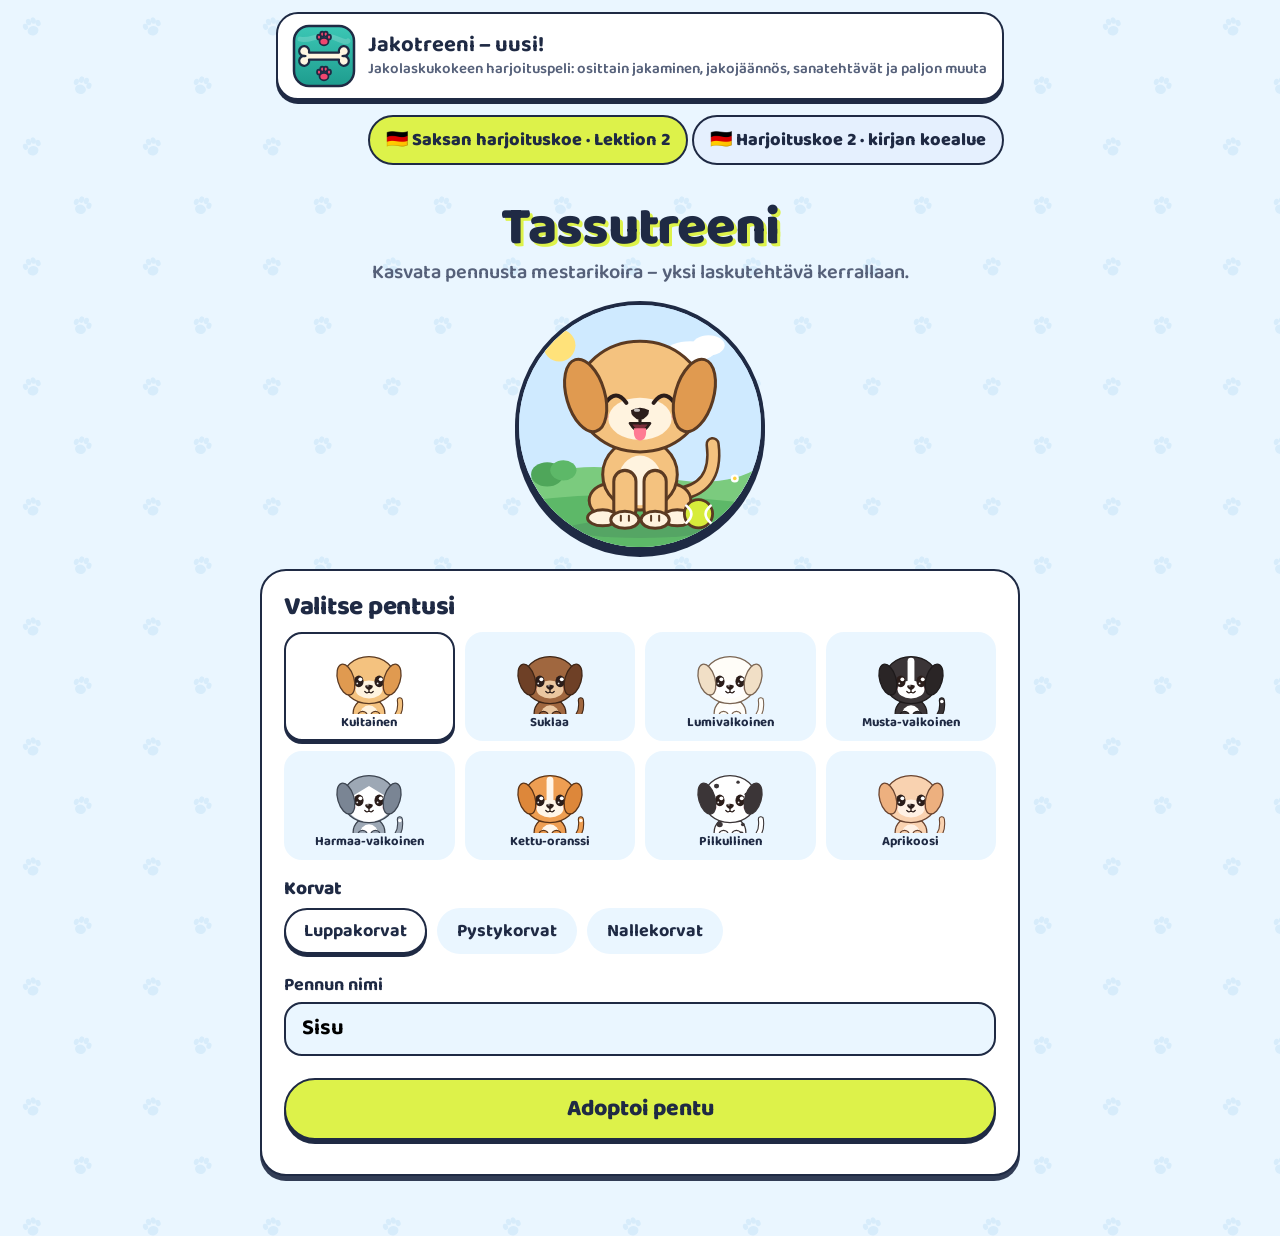
<file: index.html>
<!doctype html>
<html lang="fi">
<head>
  <meta charset="utf-8">
  <meta name="viewport" content="width=device-width, initial-scale=1, viewport-fit=cover">
  <title>Tassutreeni</title>
  <meta name="description" content="Kasvata pennusta mestarikoira laskemalla – matematiikan kokeeseen valmistava peli.">
  <meta name="theme-color" content="#CFEAFF">
  <link rel="icon" href="data:image/svg+xml,%3Csvg xmlns='http://www.w3.org/2000/svg' viewBox='0 0 40 40'%3E%3Cg fill='%23F0466F'%3E%3Cellipse cx='20' cy='27' rx='10' ry='8.5'/%3E%3Cellipse cx='9' cy='16' rx='4.6' ry='5.8'/%3E%3Cellipse cx='17' cy='9.5' rx='4.6' ry='6'/%3E%3Cellipse cx='26' cy='9.5' rx='4.6' ry='6'/%3E%3Cellipse cx='33' cy='16.5' rx='4.6' ry='5.8'/%3E%3C/g%3E%3C/svg%3E">
  <link rel="preload" href="fonts/baloo-2-latin-700-normal.woff2" as="font" type="font/woff2" crossorigin>
  <link rel="stylesheet" href="css/style.css">
</head>
<body>
  <nav aria-label="Muut harjoitukset" style="max-width:760px;margin:12px auto;padding:0 16px;text-align:right"><a href="jako/" style="display:flex;align-items:center;gap:12px;margin:0 0 10px;padding:10px 14px;background:#FFFFFF;border:2.5px solid #1F2A44;border-radius:22px;box-shadow:0 4px 0 #1F2A44;color:#1F2A44;text-decoration:none;text-align:left"><img src="jako/icon.svg" alt="" width="64" height="64" style="flex:none;width:64px;height:64px"><span style="display:block;line-height:1.2"><b style="display:block;font-size:22px">Jakotreeni – uusi!</b><span style="font-size:15px;font-weight:600;color:#56617A">Jakolaskukokeen harjoituspeli: osittain jakaminen, jakojäännös, sanatehtävät ja paljon muuta</span></span></a><a href="saksa/" style="display:inline-block;background:#DDF24A;border:2px solid #1F2A44;border-radius:999px;padding:10px 16px;color:#1F2A44;font-weight:800;text-decoration:none">🇩🇪 Saksan harjoituskoe · Lektion 2</a> <a href="saksa/koe2/" style="display:inline-block;background:#E5F0FE;border:2px solid #1F2A44;border-radius:999px;padding:10px 16px;color:#1F2A44;font-weight:800;text-decoration:none;margin-top:5px">🇩🇪 Harjoituskoe 2 · kirjan koealue</a></nav>
  <div id="app" aria-live="polite"></div>
  <div id="overlay" class="overlay" hidden></div>
  <div id="toast" class="toast" role="status" hidden></div>
  <noscript><p class="noscript">Tassutreeni tarvitsee JavaScriptin toimiakseen.</p></noscript>
  <script src="js/dogs.js"></script>
  <script src="js/tips.js"></script>
  <script src="js/questions.js"></script>
  <script src="js/app.js"></script>
</body>
</html>
</file>
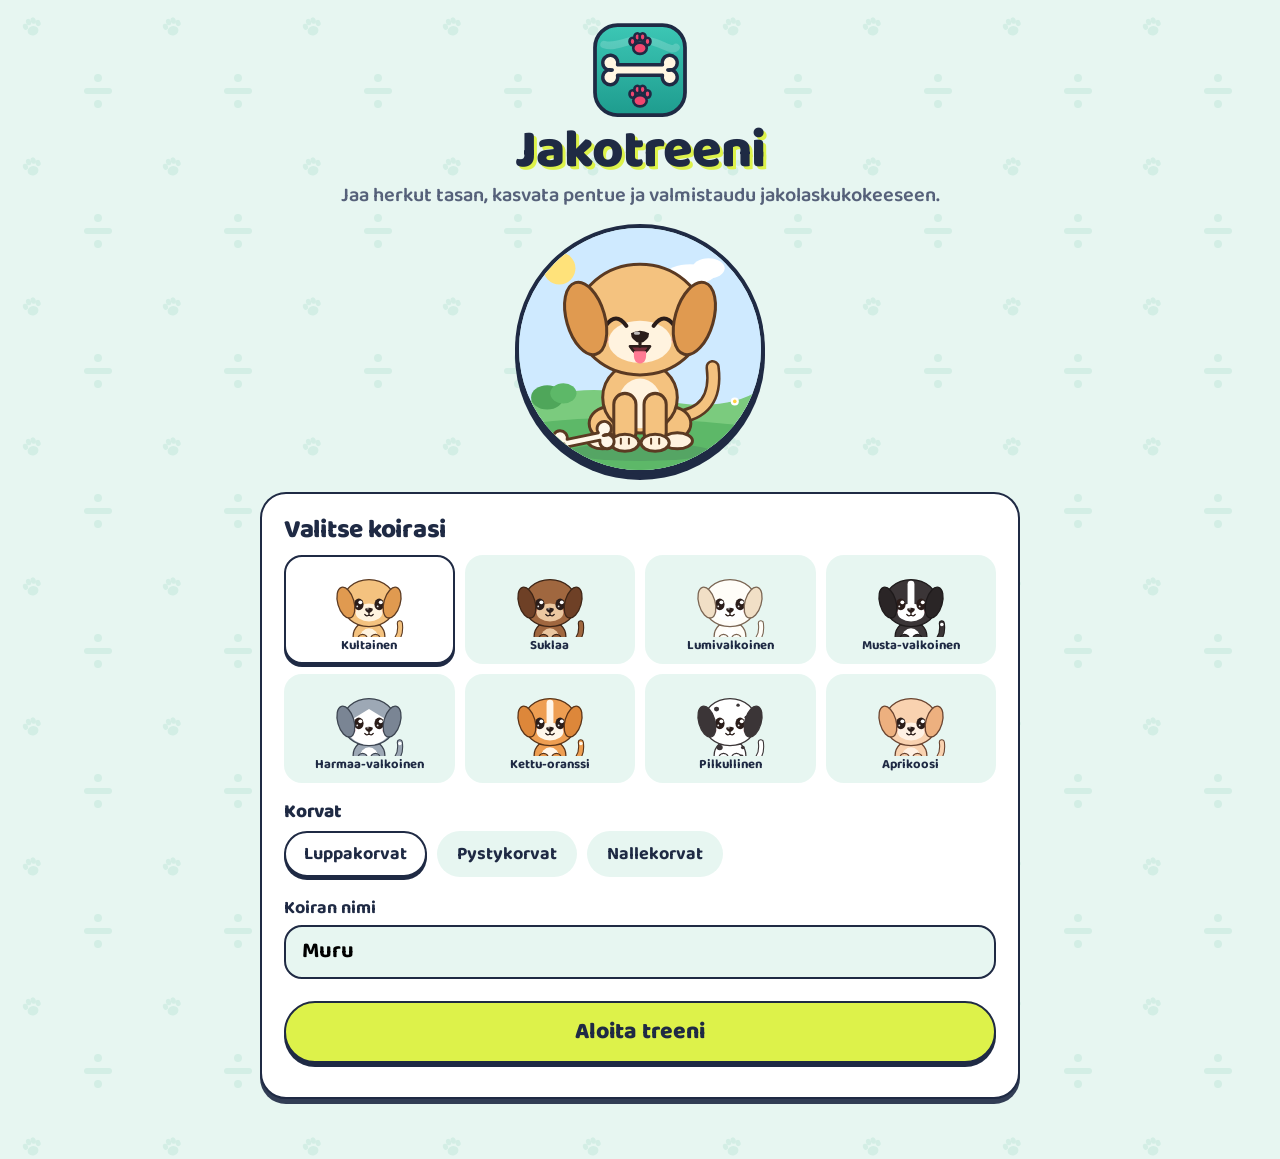
<file: jako/index.html>
<!doctype html>
<html lang="fi">
<head>
  <meta charset="utf-8">
  <meta name="viewport" content="width=device-width, initial-scale=1, viewport-fit=cover">
  <title>Jakotreeni</title>
  <meta name="description" content="Tassutreenin jakolaskuseikkailu: osittain ja lukuyksiköittäin jakaminen, jakojäännös, laskujärjestys ja sanatehtävät.">
  <meta name="theme-color" content="#2BB3A3">
  <link rel="icon" href="icon.svg" type="image/svg+xml">
  <link rel="apple-touch-icon" href="icon-180.png">
  <link rel="manifest" href="manifest.webmanifest">
  <meta name="apple-mobile-web-app-capable" content="yes">
  <meta name="apple-mobile-web-app-title" content="Jakotreeni">
  <link rel="preload" href="../fonts/baloo-2-latin-700-normal.woff2" as="font" type="font/woff2" crossorigin>
  <link rel="stylesheet" href="../css/style.css">
  <link rel="stylesheet" href="jako.css?v=20261109d">
  <!--JT_TTS_CONFIG-->
</head>
<body class="jt-body">
  <div id="app" aria-live="polite"></div>
  <div id="overlay" class="overlay" hidden></div>
  <div id="toast" class="toast" role="status" hidden></div>
  <noscript><p class="noscript">Jakotreeni tarvitsee JavaScriptin toimiakseen.</p></noscript>
  <script src="../js/dogs.js"></script>
  <script src="../js/tips.js"></script>
  <script src="questions.js?v=20261109d"></script>
  <script src="tts.js?v=20261109d"></script>
  <script src="app.js?v=20261109d"></script>
</body>
</html>
</file>
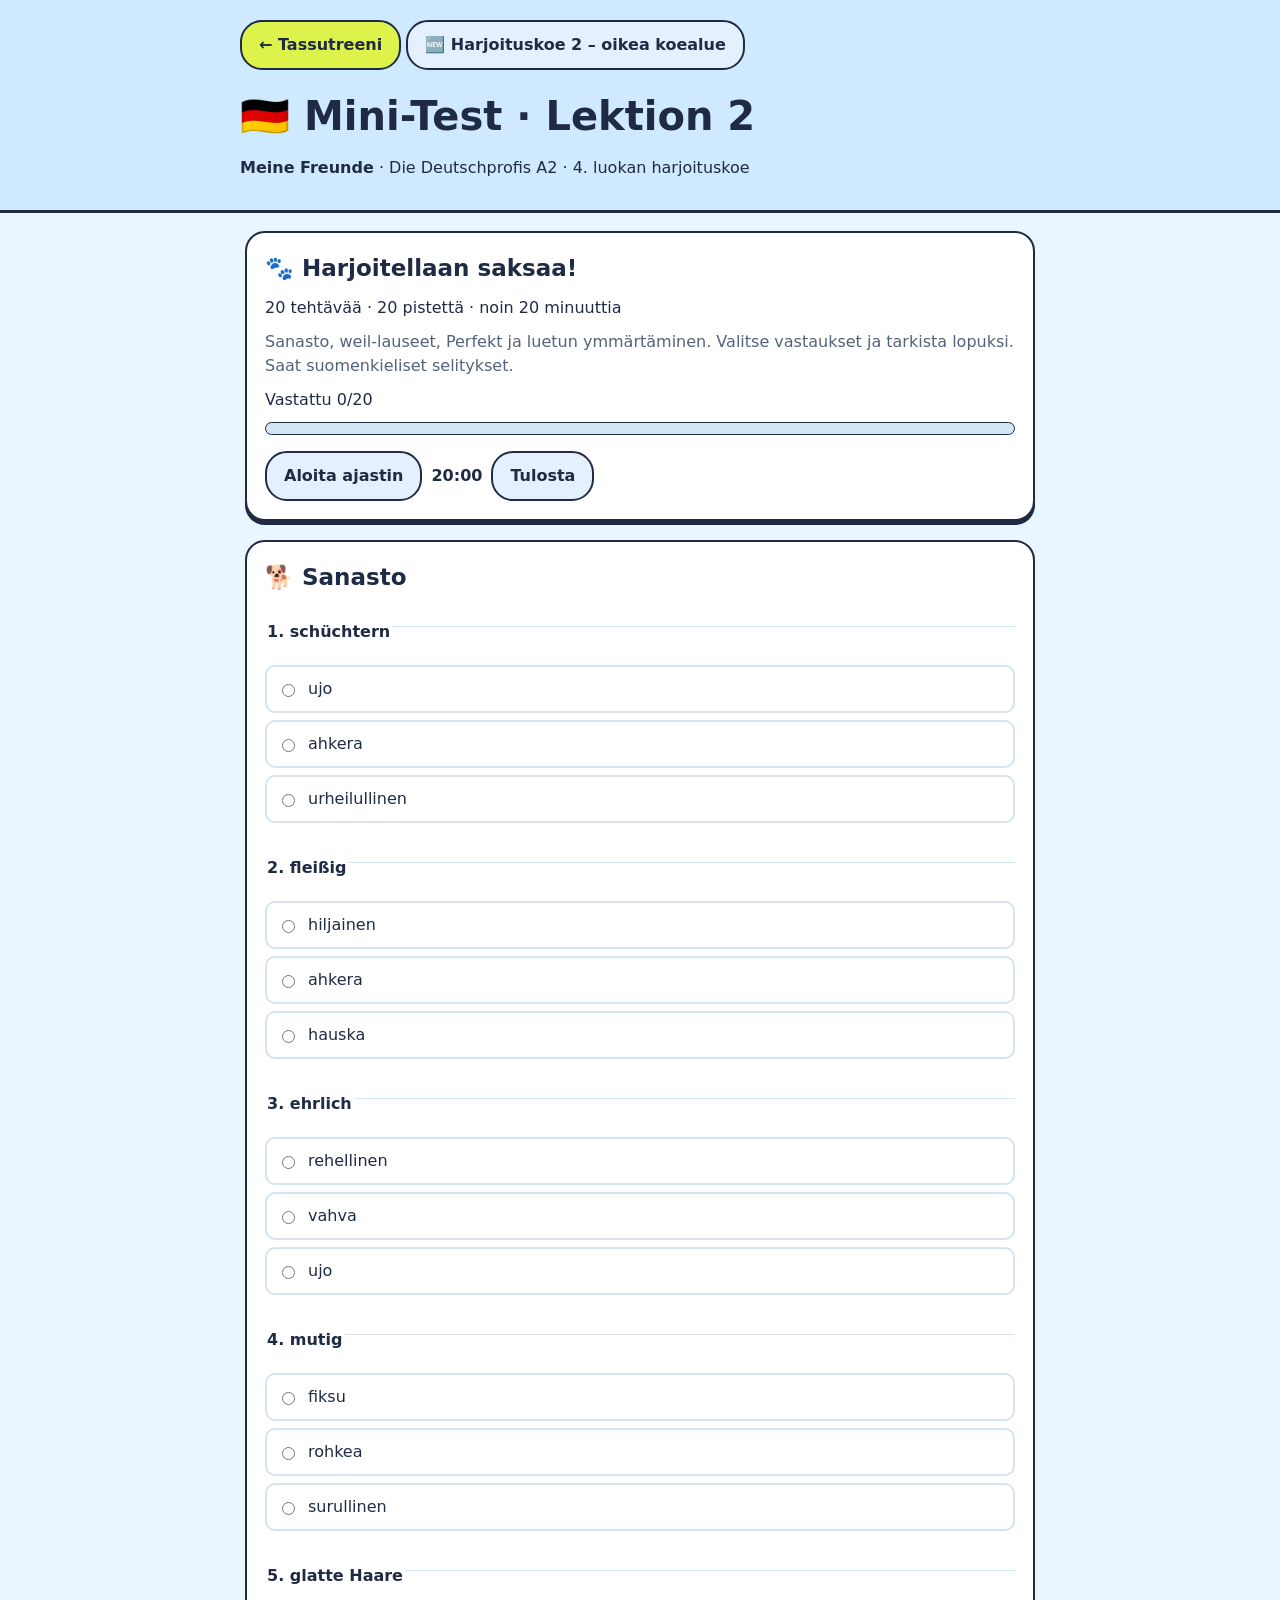
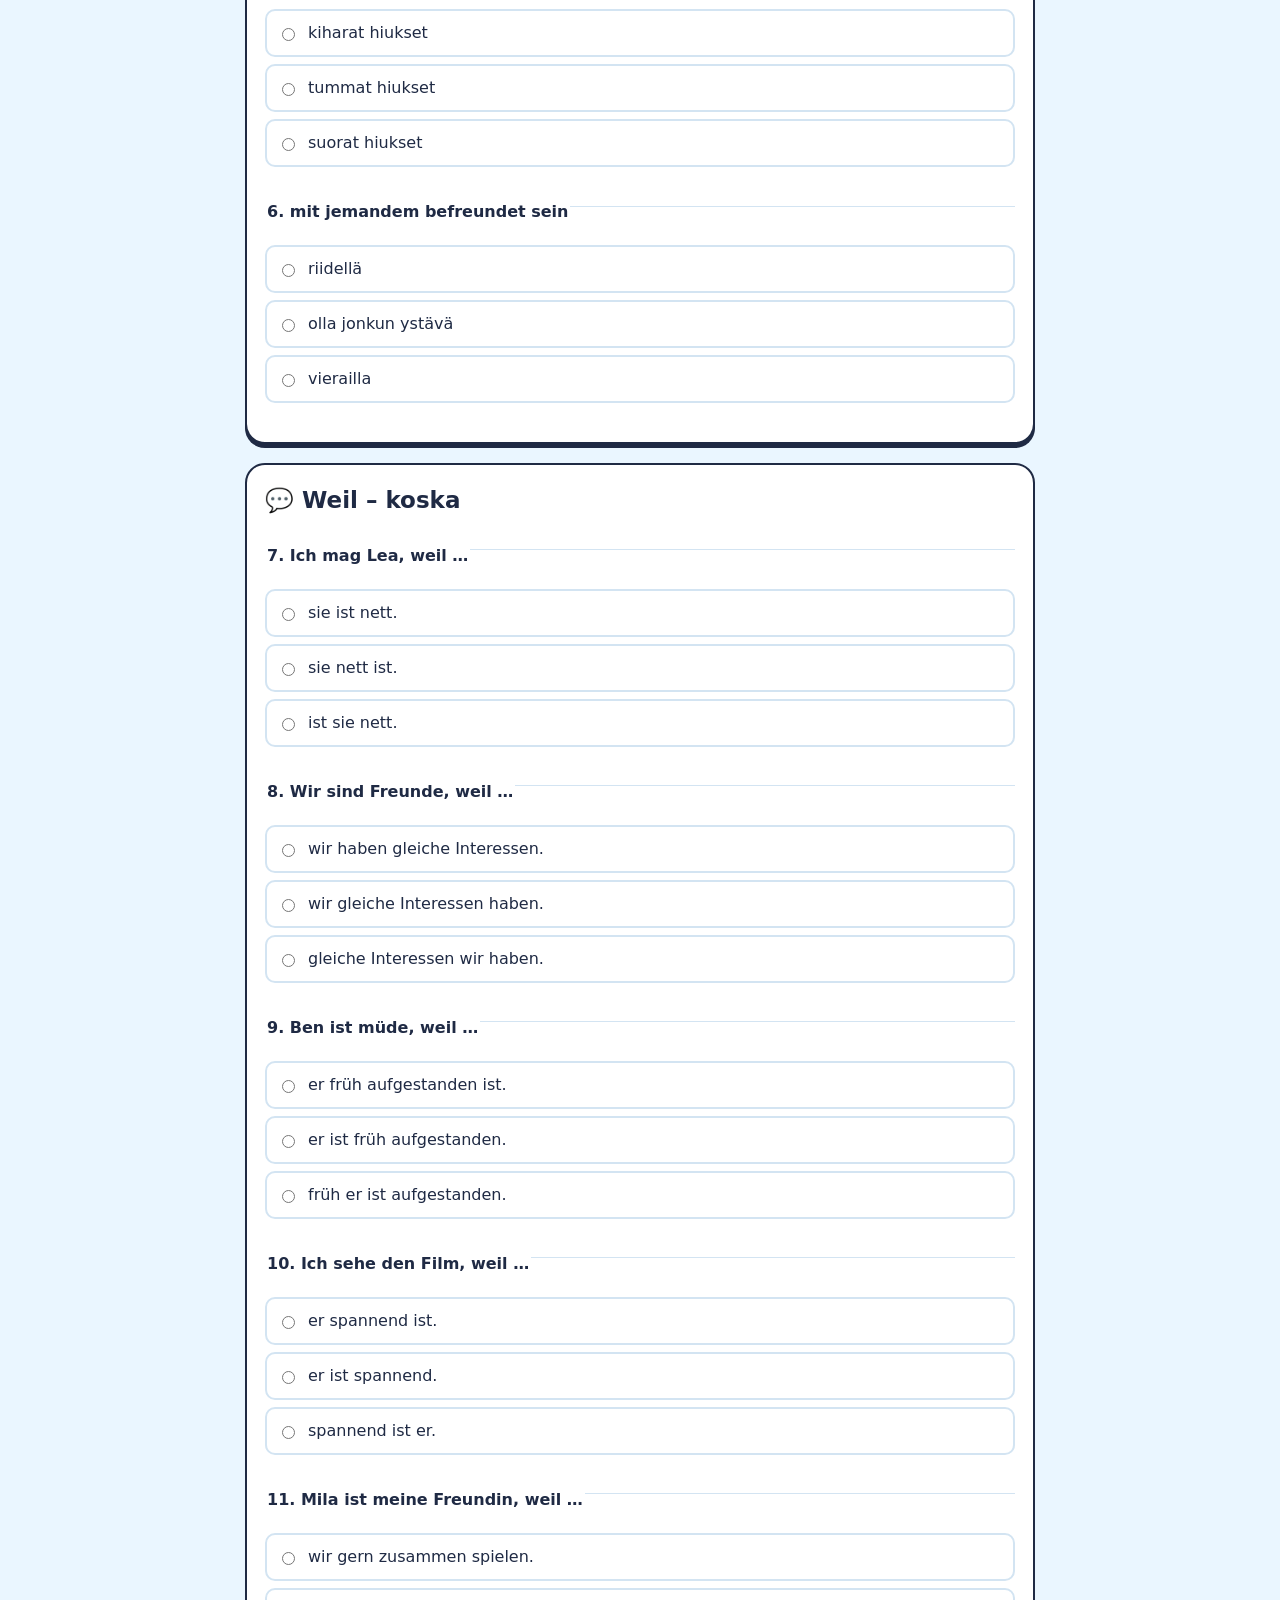
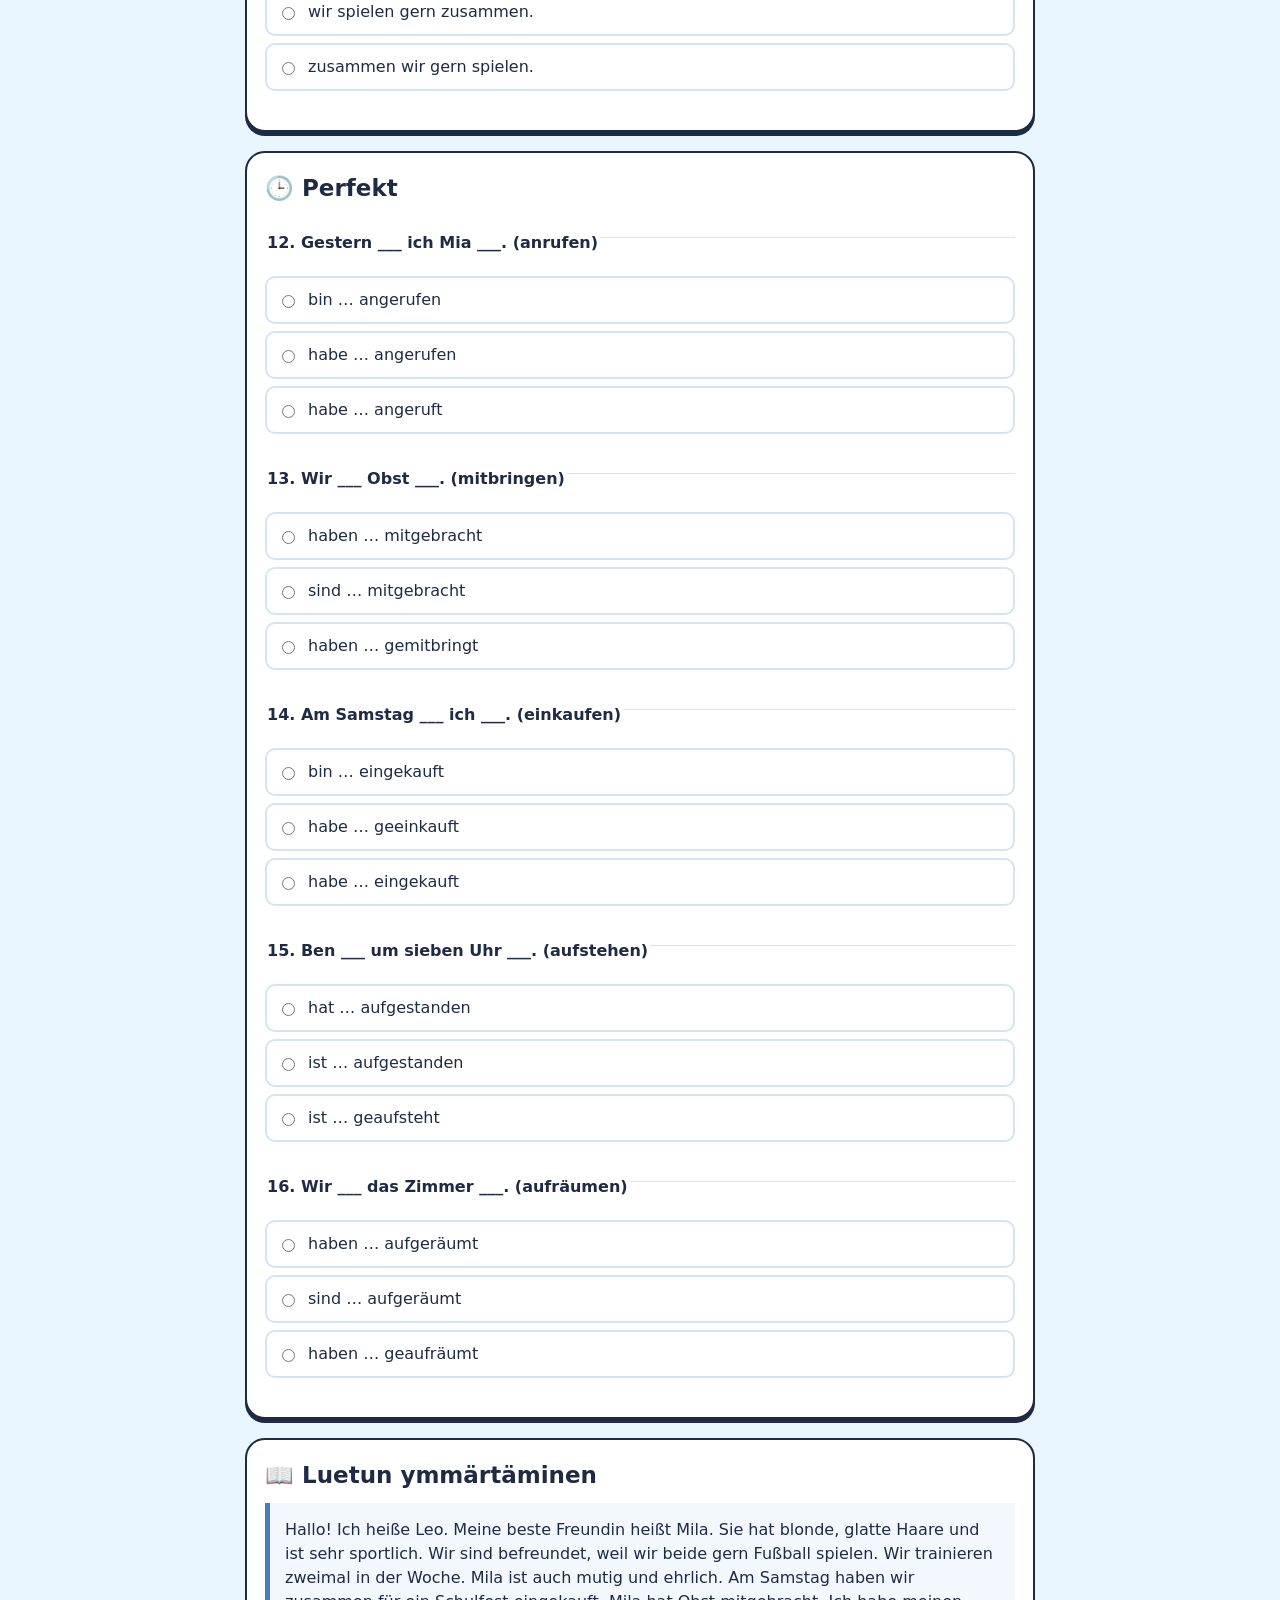
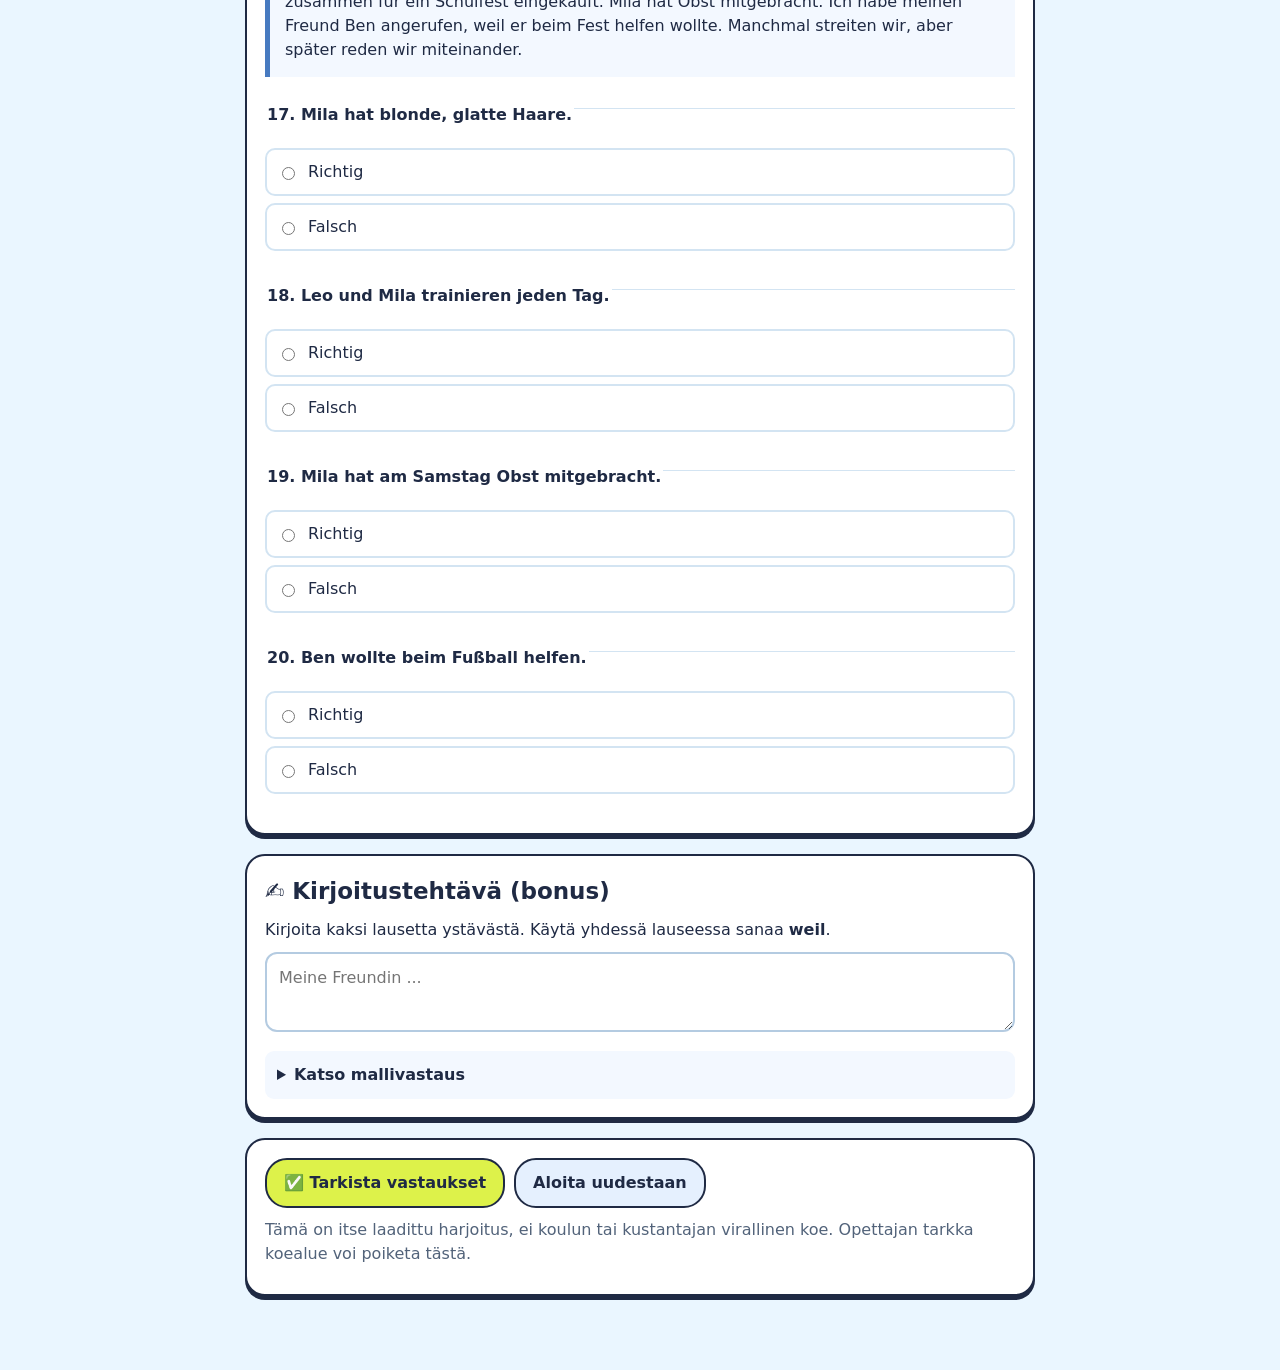
<file: saksa/index.html>
<!doctype html>
<html lang="fi"><head><meta charset="utf-8"><meta name="viewport" content="width=device-width,initial-scale=1"><title>Saksan harjoituskoe – Lektion 2 | Tassutreeni</title>
<style>
:root{font-family:system-ui,Arial,sans-serif;color:#1f2a44;background:#eaf6ff;line-height:1.5}*{box-sizing:border-box}body{margin:0}header{background:#cfeaff;padding:20px max(16px,calc((100vw - 800px)/2));border-bottom:3px solid #1f2a44}main{max-width:820px;margin:auto;padding:18px 15px 55px}.card{background:white;border:2px solid #1f2a44;border-radius:20px;padding:18px;margin:0 0 19px;box-shadow:0 4px 0 #1f2a44}h1{font-size:clamp(27px,5vw,40px);margin:16px 0 8px}h2{font-size:23px;margin:0 0 8px}p{margin:10px 0}button,.back{border:2px solid #1f2a44;background:#ddf24a;padding:11px 17px;border-radius:22px;font:inherit;font-weight:700;cursor:pointer;color:inherit;text-decoration:none;display:inline-block}.muted{color:#52637a}.progress{height:13px;background:#d3e4f2;border-radius:15px;overflow:hidden;border:1px solid #1f2a44}.progress span{display:block;height:100%;width:0;background:#f0466f}fieldset{border:0;border-top:1px solid #d3e4f2;margin:14px 0;padding:14px 0 0}legend{font-weight:700;padding-top:12px}.opt{display:flex;gap:10px;padding:10px;border:2px solid #d3e4f2;border-radius:10px;margin:7px 0;cursor:pointer}.opt:has(input:checked){background:#edf4ff;border-color:#477ac0}input{accent-color:#f0466f}.feedback{display:none;padding:10px;border-radius:9px;background:#fff0e9}.feedback.ok{background:#e2f7ea}.reading{border-left:5px solid #477ac0;background:#f3f8ff;padding:15px}#result{display:none;background:#e2f7ea;border-left:5px solid #23784a;padding:18px;margin:20px 0;border-radius:12px}#result strong{font-size:25px}textarea{width:100%;padding:12px;min-height:80px;border:2px solid #b4cbe1;border-radius:12px;font:inherit}details{background:#f3f8ff;padding:12px;border-radius:9px;margin-top:12px}summary{font-weight:700;cursor:pointer}.actions{display:flex;gap:9px;flex-wrap:wrap;align-items:center}button.secondary{background:#e5f0fe}button:focus-visible,a:focus-visible,textarea:focus-visible{outline:3px solid #f0466f;outline-offset:3px}@media print{header{border:0}body{background:white}.card{box-shadow:none;break-inside:avoid}.actions,#result,.feedback,.back{display:none!important}}
</style></head><body><header><a class="back" href="../">← Tassutreeni</a> <a class="back" href="koe2/" style="background:#e5f0fe">🆕 Harjoituskoe 2 – oikea koealue</a><h1>🇩🇪 Mini-Test · Lektion 2</h1><p><b>Meine Freunde</b> · Die Deutschprofis A2 · 4. luokan harjoituskoe</p></header>
<main><section class="card"><h2>🐾 Harjoitellaan saksaa!</h2><p>20 tehtävää · 20 pistettä · noin 20 minuuttia</p><p class="muted">Sanasto, weil-lauseet, Perfekt ja luetun ymmärtäminen. Valitse vastaukset ja tarkista lopuksi. Saat suomenkieliset selitykset.</p><p id="count">Vastattu 0/20</p><div class="progress"><span id="bar"></span></div><div class="actions" style="margin-top:16px"><button type="button" id="timer" class="secondary">Aloita ajastin</button><strong id="clock">20:00</strong><button type="button" id="print" class="secondary">Tulosta</button></div></section><div id="result" role="status" aria-live="polite"></div><div id="questions"></div>
<section class="card"><h2>✍️ Kirjoitustehtävä (bonus)</h2><p>Kirjoita kaksi lausetta ystävästä. Käytä yhdessä lauseessa sanaa <b>weil</b>.</p><textarea aria-label="Kirjoita saksaksi" placeholder="Meine Freundin ..."></textarea><details><summary>Katso mallivastaus</summary><p>Meine Freundin ist nett. Wir sind Freunde, weil wir gern zusammen spielen.</p><p>Weil-lauseen verbi tulee loppuun.</p></details></section>
<section class="card"><div class="actions"><button type="button" id="grade">✅ Tarkista vastaukset</button><button type="button" id="reset" class="secondary">Aloita uudestaan</button></div><p class="muted">Tämä on itse laadittu harjoitus, ei koulun tai kustantajan virallinen koe. Opettajan tarkka koealue voi poiketa tästä.</p></section></main>
<script>
"use strict";
const DATA=[["Sanasto","schüchtern",["ujo","ahkera","urheilullinen"],0,"ujo"],["Sanasto","fleißig",["hiljainen","ahkera","hauska"],1,"ahkera"],["Sanasto","ehrlich",["rehellinen","vahva","ujo"],0,"rehellinen"],["Sanasto","mutig",["fiksu","rohkea","surullinen"],1,"rohkea"],["Sanasto","glatte Haare",["kiharat hiukset","tummat hiukset","suorat hiukset"],2,"suorat hiukset"],["Sanasto","mit jemandem befreundet sein",["riidellä","olla jonkun ystävä","vierailla"],1,"olla jonkun ystävä"],["Weil","Ich mag Lea, weil …",["sie ist nett.","sie nett ist.","ist sie nett."],1,"Weil-lauseen verbi on lopussa."],["Weil","Wir sind Freunde, weil …",["wir haben gleiche Interessen.","wir gleiche Interessen haben.","gleiche Interessen wir haben."],1,"Weil-lauseen verbi haben on lopussa."],["Weil","Ben ist müde, weil …",["er früh aufgestanden ist.","er ist früh aufgestanden.","früh er ist aufgestanden."],0,"Weil-lauseen apuverbi ist on lopussa."],["Weil","Ich sehe den Film, weil …",["er spannend ist.","er ist spannend.","spannend ist er."],0,"Er spannend ist."],["Weil","Mila ist meine Freundin, weil …",["wir gern zusammen spielen.","wir spielen gern zusammen.","zusammen wir gern spielen."],0,"Spielen tulee loppuun."],["Perfekt","Gestern ___ ich Mia ___. (anrufen)",["bin … angerufen","habe … angerufen","habe … angeruft"],1,"Ich habe Mia angerufen."],["Perfekt","Wir ___ Obst ___. (mitbringen)",["haben … mitgebracht","sind … mitgebracht","haben … gemitbringt"],0,"Wir haben Obst mitgebracht."],["Perfekt","Am Samstag ___ ich ___. (einkaufen)",["bin … eingekauft","habe … geeinkauft","habe … eingekauft"],2,"Ich habe eingekauft."],["Perfekt","Ben ___ um sieben Uhr ___. (aufstehen)",["hat … aufgestanden","ist … aufgestanden","ist … geaufsteht"],1,"Ben ist aufgestanden."],["Perfekt","Wir ___ das Zimmer ___. (aufräumen)",["haben … aufgeräumt","sind … aufgeräumt","haben … geaufräumt"],0,"Wir haben aufgeräumt."],["Lesen","Mila hat blonde, glatte Haare.",["Richtig","Falsch"],0,"Milalla on vaaleat, suorat hiukset."],["Lesen","Leo und Mila trainieren jeden Tag.",["Richtig","Falsch"],1,"He harjoittelevat kaksi kertaa viikossa."],["Lesen","Mila hat am Samstag Obst mitgebracht.",["Richtig","Falsch"],0,"Mila toi hedelmiä."],["Lesen","Ben wollte beim Fußball helfen.",["Richtig","Falsch"],1,"Ben halusi auttaa koulutapahtumassa."]];
const READING="Hallo! Ich heiße Leo. Meine beste Freundin heißt Mila. Sie hat blonde, glatte Haare und ist sehr sportlich. Wir sind befreundet, weil wir beide gern Fußball spielen. Wir trainieren zweimal in der Woche. Mila ist auch mutig und ehrlich. Am Samstag haben wir zusammen für ein Schulfest eingekauft. Mila hat Obst mitgebracht. Ich habe meinen Freund Ben angerufen, weil er beim Fest helfen wollte. Manchmal streiten wir, aber später reden wir miteinander.";
const root=document.getElementById("questions");let group=null;
function el(t,cls,txt){let n=document.createElement(t);if(cls)n.className=cls;if(txt!==undefined)n.textContent=txt;return n;}
DATA.forEach((q,i)=>{if(!group||group.dataset.kind!==q[0]){group=el("section","card");group.dataset.kind=q[0];group.append(el("h2","",({Sanasto:"🐕 Sanasto",Weil:"💬 Weil – koska",Perfekt:"🕒 Perfekt",Lesen:"📖 Luetun ymmärtäminen"})[q[0]]));if(q[0]==="Lesen")group.append(el("p","reading",READING));root.append(group);}
let f=el("fieldset");f.append(el("legend","",(i+1)+". "+q[1]));q[2].forEach((s,j)=>{let label=el("label","opt"),input=el("input");input.type="radio";input.name="q"+i;input.value=String(j);input.addEventListener("change",()=>{hide();update();});label.append(input,el("span","",s));f.append(label);});let fb=el("p","feedback");fb.id="f"+i;f.append(fb);group.append(f);});
function chosen(i){return document.querySelector('input[name="q'+i+'"]:checked');}
function update(){let k=DATA.filter((_,i)=>chosen(i)).length;document.getElementById("count").textContent="Vastattu "+k+"/20";document.getElementById("bar").style.width=(k*5)+"%";return k;}
function hide(){document.getElementById("result").style.display="none";DATA.forEach((_,i)=>{let f=document.getElementById("f"+i);f.style.display="none";});}
document.getElementById("grade").onclick=()=>{let points=0,k=update();DATA.forEach((q,i)=>{let a=chosen(i),ok=a&&+a.value===q[3];if(ok)points++;let f=document.getElementById("f"+i);f.className="feedback"+(ok?" ok":"");f.textContent=(ok?"✓ Oikein! ":"✗ Oikea vastaus: "+q[2][q[3]]+". ")+q[4];f.style.display="block";});let r=document.getElementById("result");r.replaceChildren(el("strong","",points+" / 20 pistettä"),el("p","",k<20?"Tyhjät vastaukset laskettiin vääriksi.":"Katso selitykset jokaisen tehtävän alta."),el("p","",points>=16?"Hienoa! 🐶":"Harjoittele vaikeat kohdat ja kokeile uudelleen!"));try{const best=Math.max(points,Number(localStorage.getItem("tassutreeni.saksa.best")||0));localStorage.setItem("tassutreeni.saksa.best",String(best));r.append(el("small","","Oma ennätys: "+best+"/20"));}catch(e){}r.style.display="block";r.scrollIntoView({behavior:"smooth"});};
let remaining=1200,ticker=null;function clock(){document.getElementById("clock").textContent=String(Math.floor(remaining/60)).padStart(2,"0")+":"+String(remaining%60).padStart(2,"0");}
document.getElementById("timer").onclick=()=>{if(ticker){clearInterval(ticker);ticker=null;document.getElementById("timer").textContent="Jatka ajastinta";return;}document.getElementById("timer").textContent="Pysäytä ajastin";ticker=setInterval(()=>{remaining=Math.max(0,remaining-1);clock();if(remaining===0){clearInterval(ticker);ticker=null;document.getElementById("timer").textContent="Aika päättyi";}},1000);};
document.getElementById("print").onclick=()=>window.print();
document.getElementById("reset").onclick=()=>{document.querySelectorAll('input[type="radio"]').forEach(x=>x.checked=false);document.querySelector("textarea").value="";hide();update();if(ticker)clearInterval(ticker);ticker=null;remaining=1200;clock();document.getElementById("timer").textContent="Aloita ajastin";window.scrollTo({top:0,behavior:"smooth"});};
update();
</script></body></html>
</file>
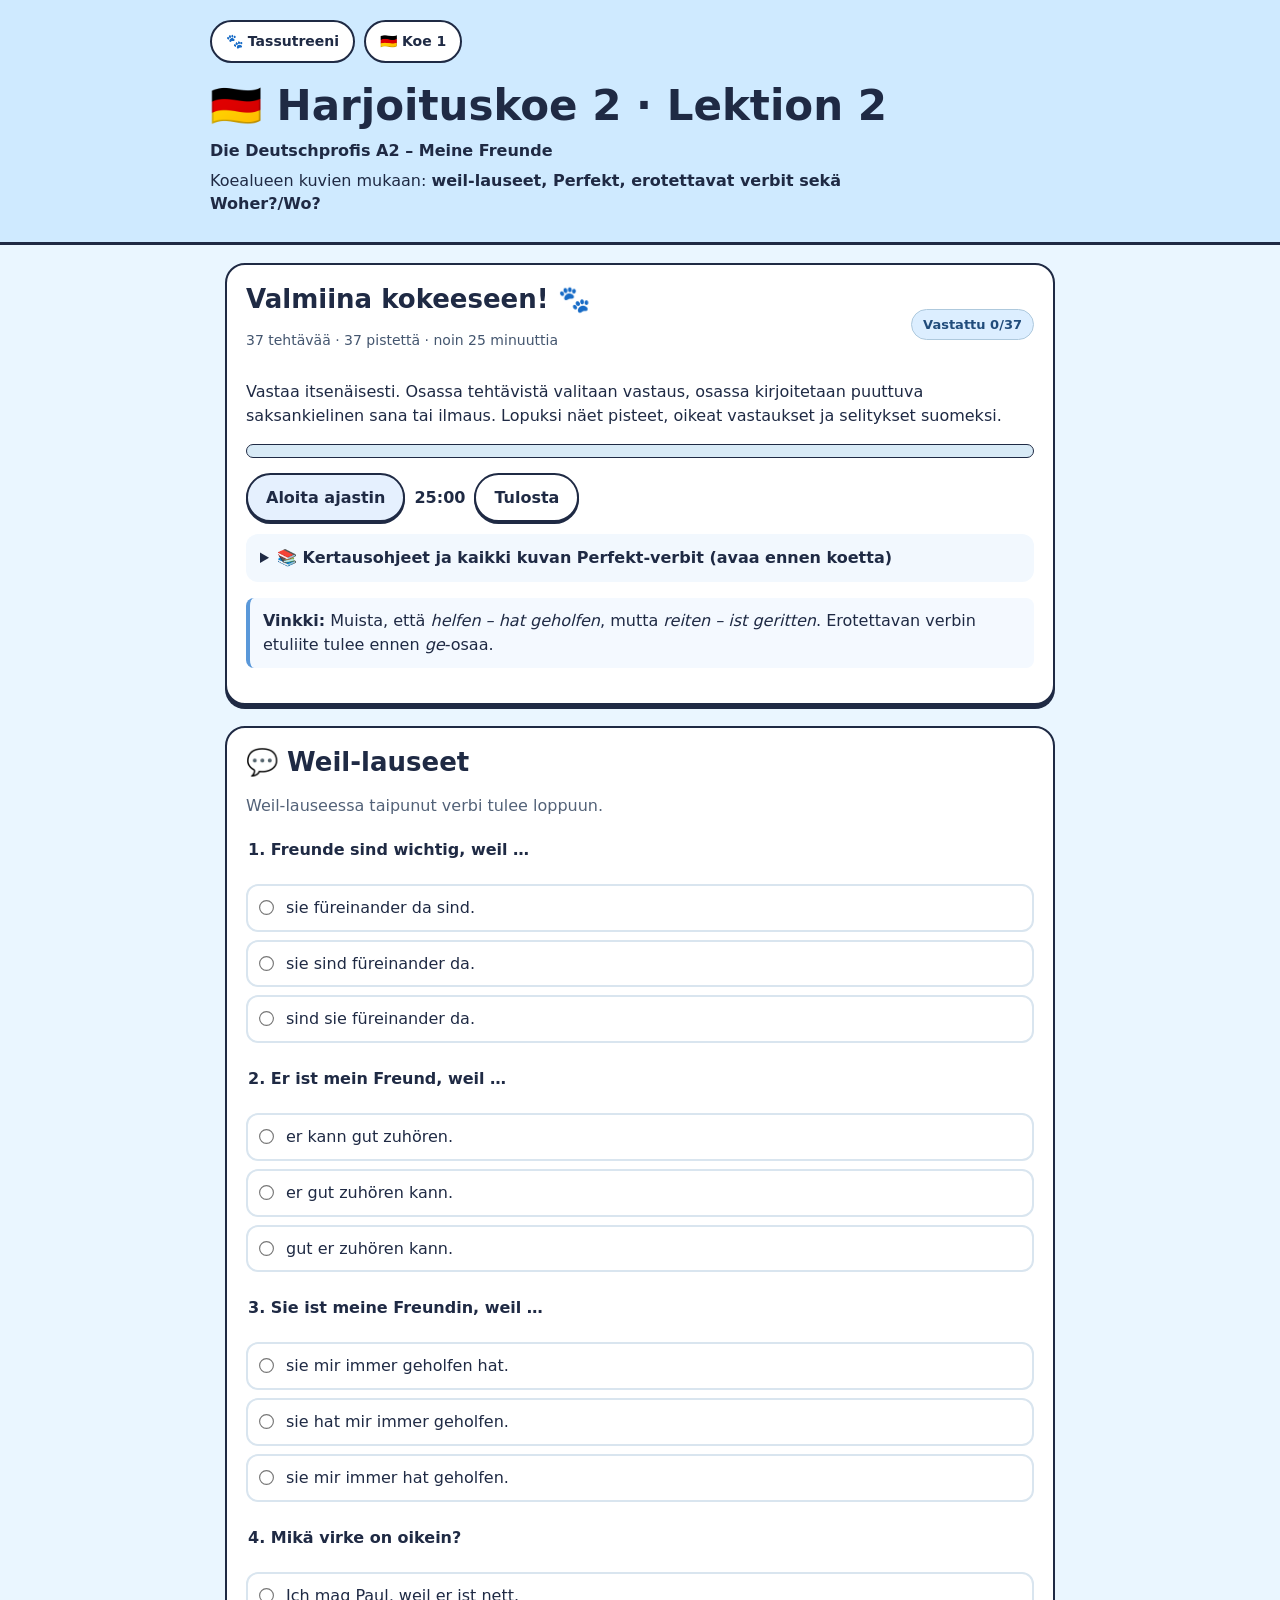
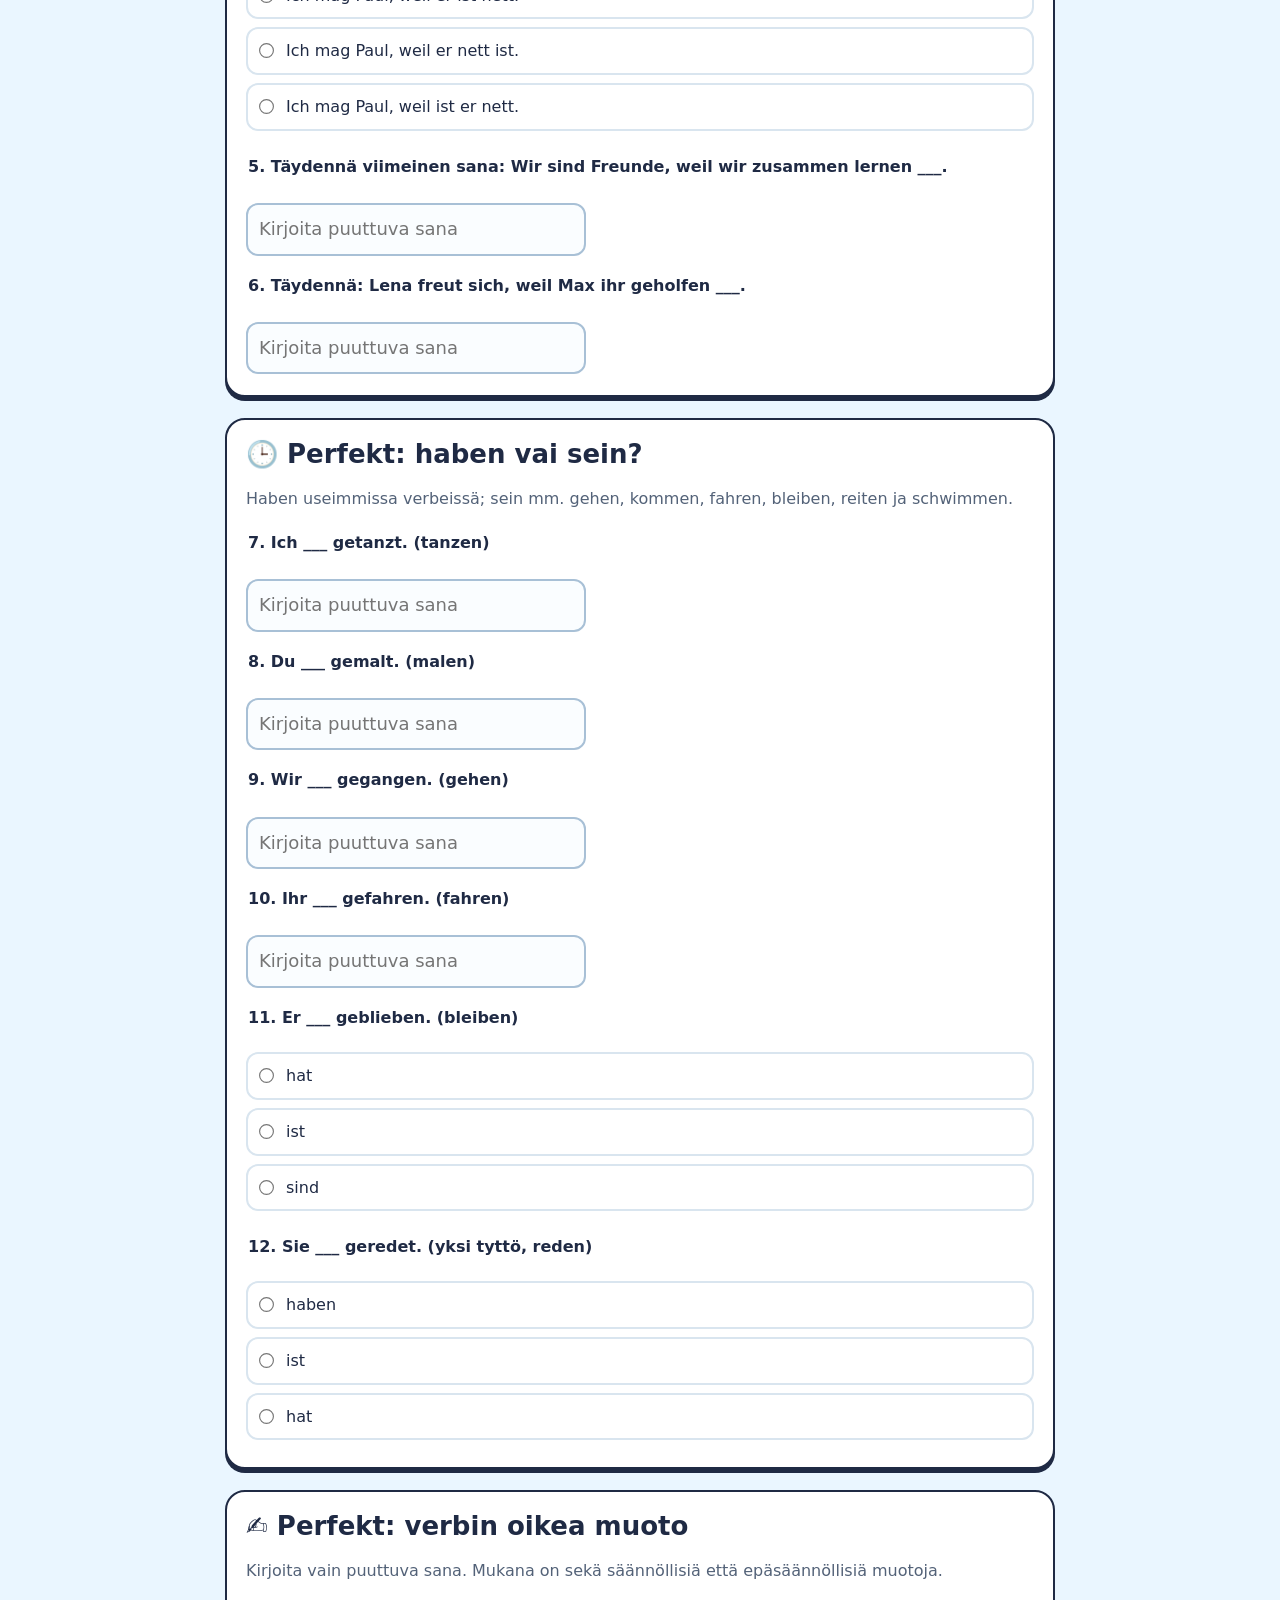
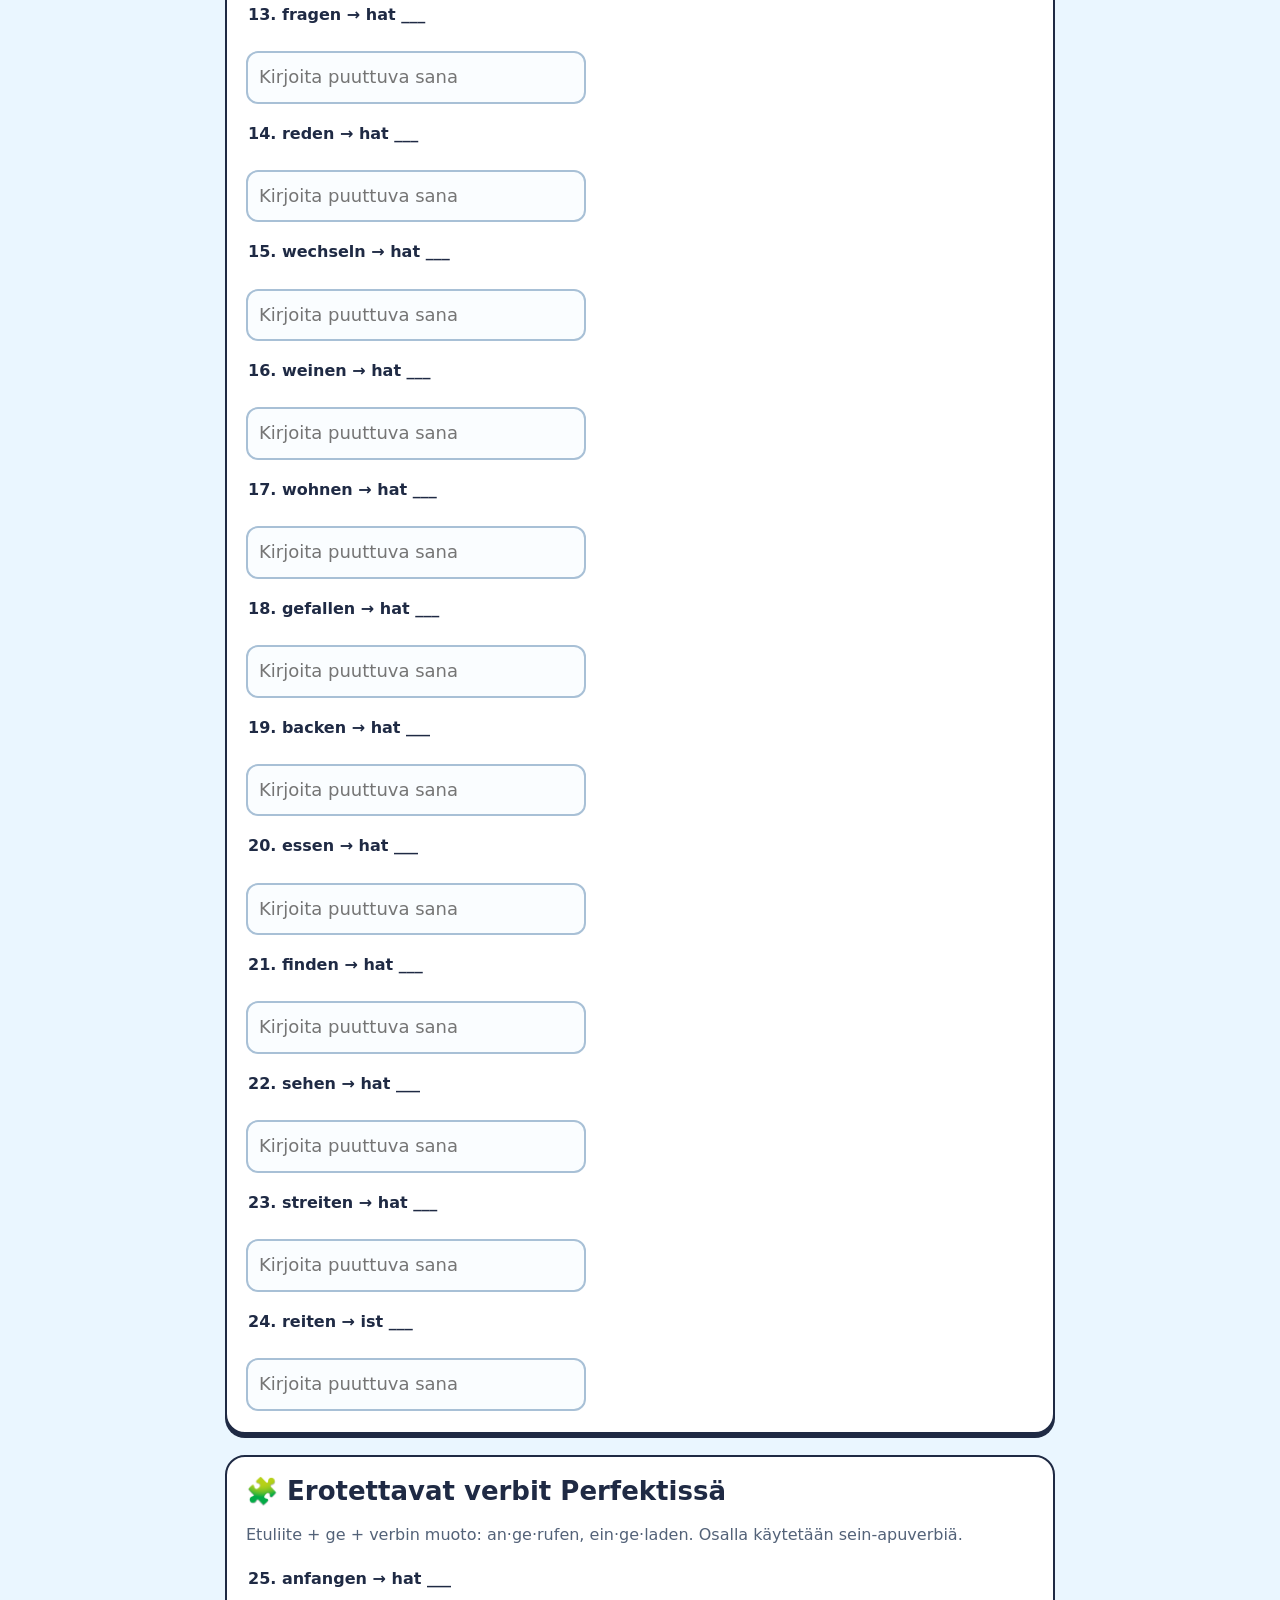
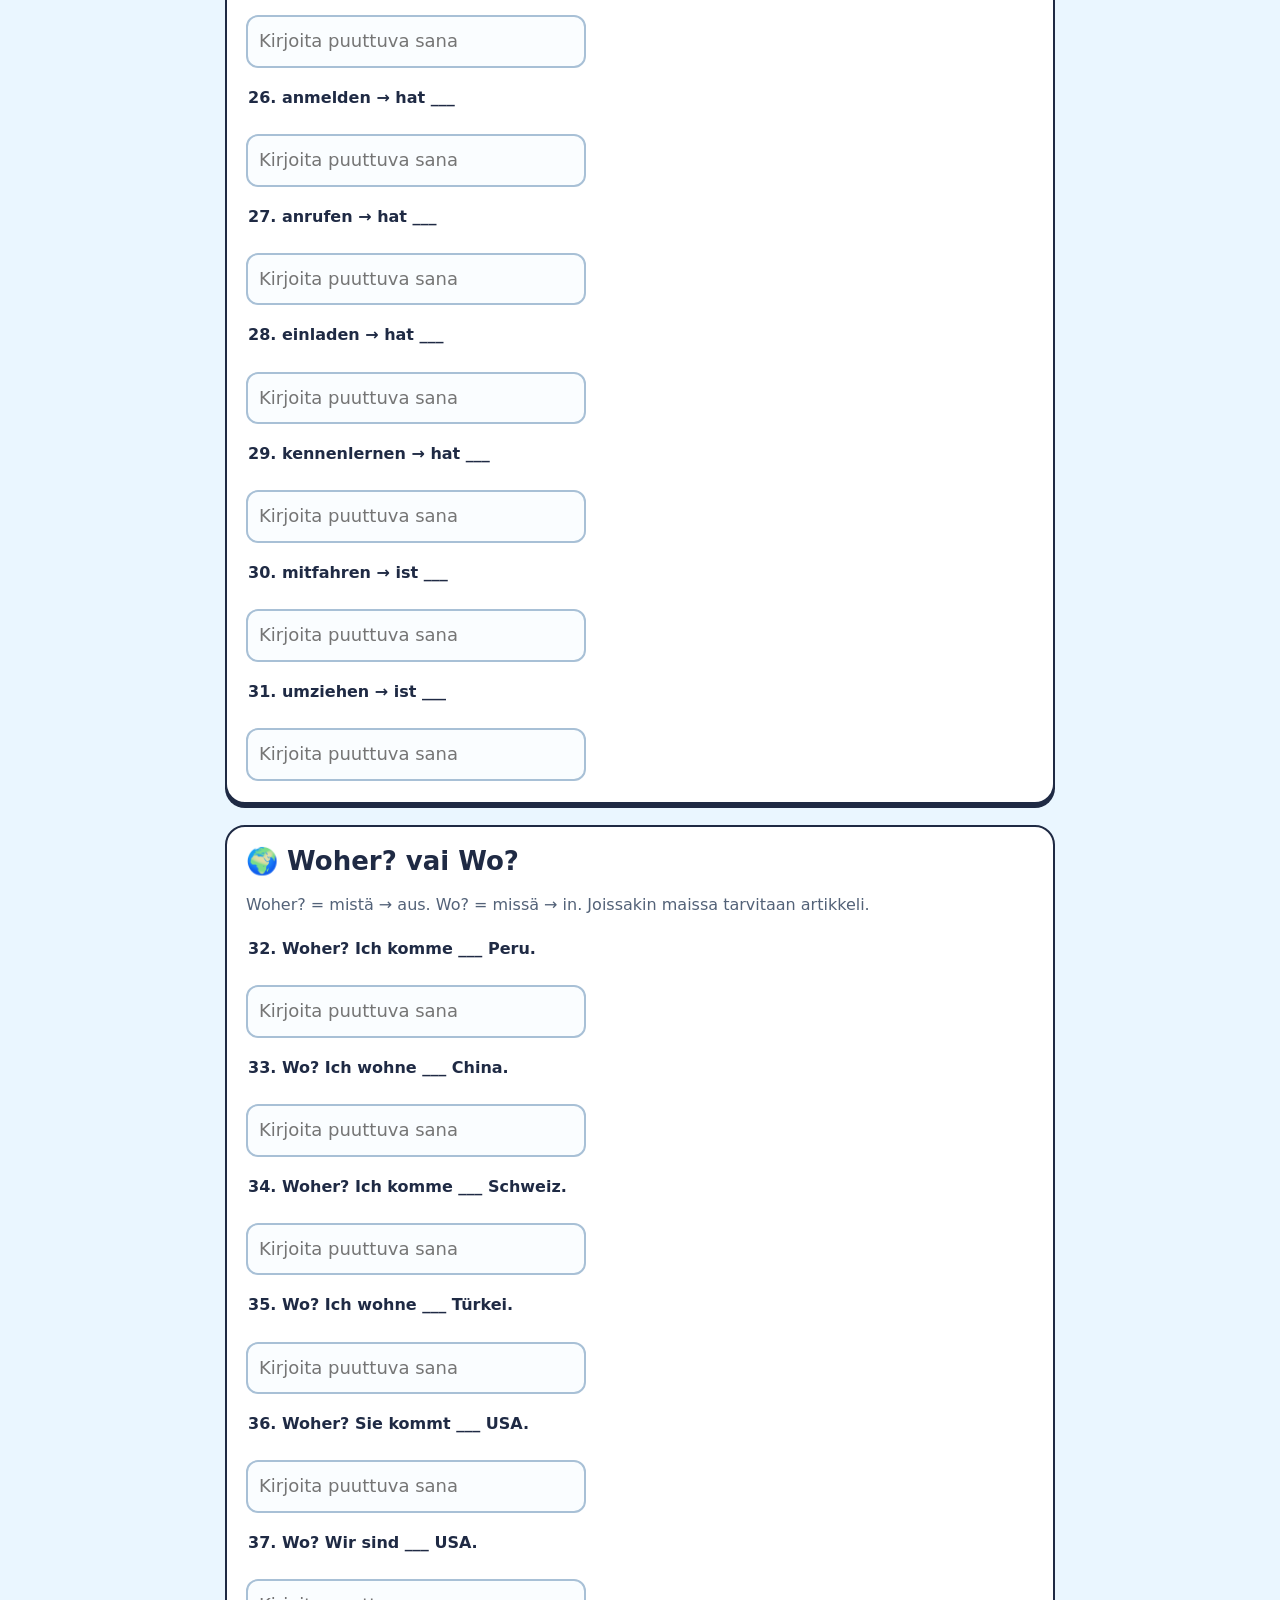
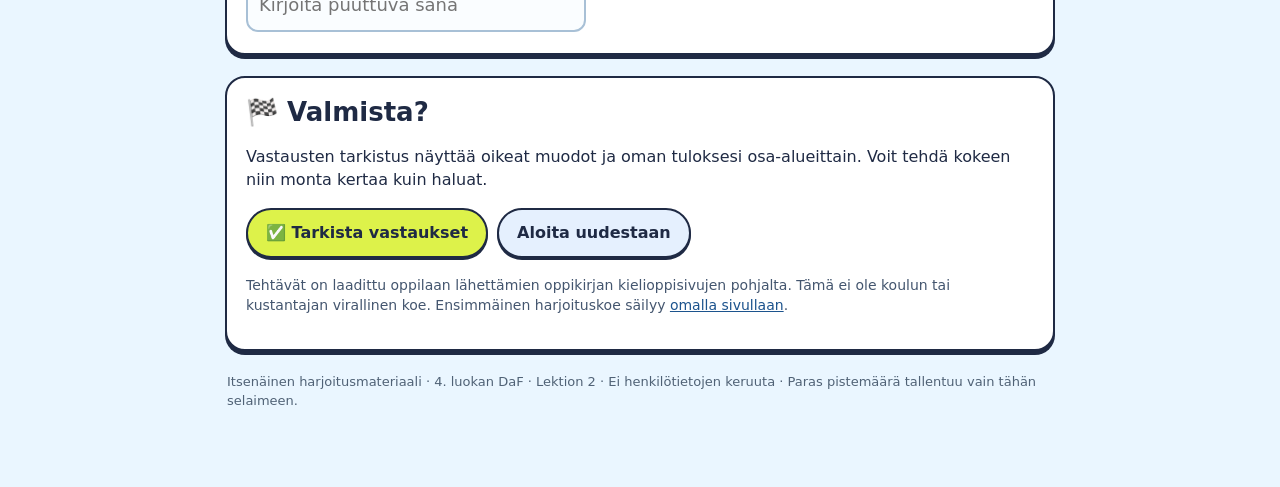
<file: saksa/koe2/index.html>
<!doctype html>
<html lang="fi">
<head>
<meta charset="utf-8">
<meta name="viewport" content="width=device-width,initial-scale=1,viewport-fit=cover">
<meta name="theme-color" content="#cfeaff">
<meta name="description" content="Die Deutschprofis A2 Lektion 2: 37 tehtävän saksan harjoituskoe 2 suoraan kirjan kielioppisivuilta.">
<title>Saksan harjoituskoe 2 – oikea koealue | Tassutreeni</title>
<style>
:root{color-scheme:light;--ink:#1f2a44;--muted:#536278;--sky:#eaf6ff;--border:#1f2a44;--green:#247c4b;--red:#a53542;--paper:#fff;--yellow:#ddf24a;font-family:system-ui,-apple-system,"Segoe UI",sans-serif;background:var(--sky);color:var(--ink);line-height:1.48}
*{box-sizing:border-box}html{scroll-behavior:smooth}body{margin:0;font-size:16px}button,input{font:inherit}button{cursor:pointer}a{color:#1c538d}
button:focus-visible,a:focus-visible,input:focus-visible,summary:focus-visible{outline:3px solid #f0466f;outline-offset:3px}
header{background:#cfeaff;padding:20px max(16px,calc((100vw - 860px)/2));border-bottom:3px solid var(--ink)}
nav{display:flex;align-items:center;gap:9px;flex-wrap:wrap}.toplink{display:inline-block;padding:9px 14px;border:2px solid var(--ink);border-radius:100px;background:white;color:var(--ink);text-decoration:none;font-weight:750;font-size:14px}
h1{font-size:clamp(26px,5vw,42px);line-height:1.15;margin:19px 0 9px}h2{font-size:clamp(20px,3vw,26px);line-height:1.22;margin:0 0 6px}h3{font-size:18px;margin:13px 0 6px}
header p{margin:6px 0;max-width:65ch}main{max-width:860px;margin:0 auto;padding:18px 15px 60px}
.card{background:var(--paper);border:2px solid var(--ink);border-radius:20px;box-shadow:0 4px 0 var(--ink);padding:19px;margin:0 0 21px}
.summary{font-size:14px;color:#44566f}.intro{display:flex;gap:16px;justify-content:space-between;align-items:center;flex-wrap:wrap}.chip{font-size:13px;background:#dceeff;border:1px solid #aec9dd;color:#214c7b;border-radius:100px;padding:5px 11px;font-weight:750}
.progress{background:#d8eaf6;height:14px;border:1px solid var(--ink);border-radius:100px;overflow:hidden}.bar{height:100%;background:#f0466f;width:0;transition:width .1s ease}
.btn{background:var(--yellow);border:2px solid var(--ink);border-radius:100px;color:var(--ink);padding:11px 18px;font-size:16px;font-weight:750;box-shadow:0 2px 0 var(--ink)}
.btn.secondary{background:#e5f0fe}.btn.tertiary{background:#fff}.btn:hover{filter:brightness(.975)}.btn:active{transform:translateY(1px);box-shadow:0 1px 0 var(--ink)}
.actions{display:flex;align-items:center;flex-wrap:wrap;gap:9px}.muted{color:var(--muted)}.notice{background:#f4f9ff;border-left:4px solid #5a98d9;padding:11px 13px;border-radius:8px}
.questions{margin-top:12px}fieldset{border:0;border-top:1px solid #d6e2ed;padding:15px 0 0;margin:12px 0 0;min-width:0}
legend{font-size:16px;line-height:1.45;font-weight:780;padding:4px 2px 0;width:100%}
.choice{display:flex;gap:11px;align-items:flex-start;padding:10px 12px;margin:8px 0;border:2px solid #d9e5ef;border-radius:12px;cursor:pointer}
.choice:has(input:checked){background:#e8f3ff;border-color:#4a80bc}.choice input{accent-color:#db4269;margin:5px 2px 0 0;flex:none;transform:scale(1.15)}
.answer{width:min(100%,340px);margin:10px 0 2px;display:block;border:2px solid #a8c0d6;border-radius:12px;padding:11px;font-size:18px;background:#fafdff}
.answer:focus{border-color:#477ac0;outline:2px solid #a4c8f3;outline-offset:1px}
.feedback{display:none;margin:8px 0 0;padding:10px 12px;border-radius:10px;font-size:14px}
.feedback.good{display:block;background:#e2f7ea;color:#15552c}.feedback.bad{display:block;background:#fff0e7;color:#7c3422}
#result{display:none;background:#e2f7ea;border-left:5px solid var(--green);padding:18px;margin-bottom:20px;border-radius:11px}#result h2{font-size:26px}
.meter{margin-top:9px}.ref-table{width:100%;border-collapse:collapse;font-size:14px}.ref-table td{padding:5px 8px;border-bottom:1px solid #e3edf5;vertical-align:top}
.ref-table td:first-child{font-weight:650}.ref-grid{display:grid;grid-template-columns:repeat(2,minmax(0,1fr));gap:12px}.ref-panel{background:#f2f8fe;padding:13px;border-radius:12px}
details{padding:12px 14px;background:#f2f8fe;border-radius:12px;margin:12px 0}details summary{font-weight:800;cursor:pointer}
footer{margin:16px 2px;font-size:13px;color:#506276}
@media(max-width:560px){.ref-grid{grid-template-columns:1fr}.card{padding:16px 13px}.toplink{font-size:13px;padding:7px 10px}.actions .btn{padding:10px 14px}header{padding:19px 15px}}
@media print{body{background:white}header{background:white;padding:0 0 15px;border:0}main{max-width:100%;padding:0}.card{border:1px solid #aaa;box-shadow:none;break-inside:auto}.questions fieldset{break-inside:avoid}.hide-print,.feedback,#result{display:none!important}.answer{border:1px solid #666}.choice{padding:4px;border:0}.ref{display:none}details{break-inside:avoid}}
</style>
</head>
<body>
<header>
<nav aria-label="Navigointi"><a class="toplink" href="../../">🐾 Tassutreeni</a><a class="toplink" href="../">🇩🇪 Koe 1</a></nav>
<h1>🇩🇪 Harjoituskoe 2 · Lektion 2</h1>
<p><strong>Die Deutschprofis A2 – Meine Freunde</strong></p>
<p>Koealueen kuvien mukaan: <strong>weil-lauseet, Perfekt, erotettavat verbit sekä Woher?/Wo?</strong></p>
</header>
<main>
<section class="card">
<div class="intro"><div><h2>Valmiina kokeeseen! 🐾</h2><p class="summary">37 tehtävää · 37 pistettä · noin 25 minuuttia</p></div><span class="chip" id="counter">Vastattu 0/37</span></div>
<p>Vastaa itsenäisesti. Osassa tehtävistä valitaan vastaus, osassa kirjoitetaan puuttuva saksankielinen sana tai ilmaus. Lopuksi näet pisteet, oikeat vastaukset ja selitykset suomeksi.</p>
<div class="progress" id="progress" role="progressbar" aria-label="Vastatut tehtävät" aria-valuemin="0" aria-valuemax="37" aria-valuenow="0"><div class="bar" id="bar"></div></div>
<div class="actions hide-print" style="margin-top:15px"><button class="btn secondary" type="button" id="timer">Aloita ajastin</button><strong id="clock">25:00</strong><button class="btn tertiary" type="button" id="print">Tulosta</button></div>
<details><summary>📚 Kertausohjeet ja kaikki kuvan Perfekt-verbit (avaa ennen koetta)</summary>
<p><strong>Weil:</strong> Ich mag Anna, <i>weil sie mir hilft</i>. Apurakenne: <i>weil sie mir geholfen hat</i>. Taipunut verbi viimeiseksi.</p>
<p><strong>Perfekt:</strong> ich <b>habe</b> getanzt, du <b>hast</b> getanzt, er/sie/es <b>hat</b> getanzt, wir <b>haben</b> getanzt, ihr <b>habt</b> getanzt, sie <b>haben</b> getanzt.</p>
<p><strong>Sein:</strong> ich <b>bin</b> gegangen, du <b>bist</b> gegangen, er/sie/es <b>ist</b> gegangen, wir <b>sind</b> gegangen, ihr <b>seid</b> gegangen, sie <b>sind</b> gegangen.</p>
<div class="ref-grid"><div class="ref-panel"><h3>Säännölliset</h3><table class="ref-table"><tr><td>angeln</td><td>hat geangelt</td></tr><tr><td>basteln</td><td>hat gebastelt</td></tr><tr><td>fragen</td><td>hat gefragt</td></tr><tr><td>hören</td><td>hat gehört</td></tr><tr><td>kaufen</td><td>hat gekauft</td></tr><tr><td>kosten</td><td>hat gekostet</td></tr><tr><td>lernen</td><td>hat gelernt</td></tr><tr><td>machen</td><td>hat gemacht</td></tr><tr><td>malen</td><td>hat gemalt</td></tr><tr><td>reden</td><td>hat geredet</td></tr><tr><td>sammeln</td><td>hat gesammelt</td></tr><tr><td>schmecken</td><td>hat geschmeckt</td></tr><tr><td>suchen</td><td>hat gesucht</td></tr><tr><td>tanzen</td><td>hat getanzt</td></tr><tr><td>wechseln</td><td>hat gewechselt</td></tr><tr><td>weinen</td><td>hat geweint</td></tr><tr><td>wohnen</td><td>hat gewohnt</td></tr></table></div><div class="ref-panel"><h3>Epäsäännölliset: haben</h3><table class="ref-table"><tr><td>backen</td><td>hat gebacken</td></tr><tr><td>essen</td><td>hat gegessen</td></tr><tr><td>fangen</td><td>hat gefangen</td></tr><tr><td>finden</td><td>hat gefunden</td></tr><tr><td>gefallen</td><td>hat gefallen</td></tr><tr><td>helfen</td><td>hat geholfen</td></tr><tr><td>sehen</td><td>hat gesehen</td></tr><tr><td>streiten</td><td>hat gestritten</td></tr></table></div><div class="ref-panel"><h3>Epäsäännölliset: sein</h3><table class="ref-table"><tr><td>bleiben</td><td>ist geblieben</td></tr><tr><td>fahren</td><td>ist gefahren</td></tr><tr><td>gehen</td><td>ist gegangen</td></tr><tr><td>kommen</td><td>ist gekommen</td></tr><tr><td>reiten</td><td>ist geritten</td></tr><tr><td>schwimmen</td><td>ist geschwommen</td></tr></table></div><div class="ref-panel"><h3>Erotettavat verbit</h3><table class="ref-table"><tr><td>anfangen</td><td>hat angefangen</td></tr><tr><td>anmelden</td><td>hat angemeldet</td></tr><tr><td>anrufen</td><td>hat angerufen</td></tr><tr><td>einladen</td><td>hat eingeladen</td></tr><tr><td>kennenlernen</td><td>hat kennengelernt</td></tr><tr><td>mitfahren</td><td>ist mitgefahren</td></tr><tr><td>umziehen</td><td>ist umgezogen</td></tr></table></div></div>
<h3>Woher? (mistä?) / Wo? (missä?)</h3>
<table class="ref-table"><tr><th>Woher?</th><th>Wo?</th></tr>
<tr><td>aus Peru</td><td>in Peru</td></tr>
<tr><td>aus Frankreich</td><td>in Frankreich</td></tr>
<tr><td>aus China</td><td>in China</td></tr>
<tr><td>aus der Schweiz</td><td>in der Schweiz</td></tr>
<tr><td>aus der Türkei</td><td>in der Türkei</td></tr>
<tr><td>aus den USA</td><td>in den USA</td></tr></table>
</details>
<p class="notice"><strong>Vinkki:</strong> Muista, että <i>helfen – hat geholfen</i>, mutta <i>reiten – ist geritten</i>. Erotettavan verbin etuliite tulee ennen <i>ge</i>-osaa.</p>
</section>
<section id="result" role="status" aria-live="polite"></section>
<div id="test"></div>
<section class="card">
<h2>🏁 Valmista?</h2>
<p>Vastausten tarkistus näyttää oikeat muodot ja oman tuloksesi osa-alueittain. Voit tehdä kokeen niin monta kertaa kuin haluat.</p>
<div class="actions hide-print"><button type="button" class="btn" id="check">✅ Tarkista vastaukset</button><button type="button" class="btn secondary" id="reset">Aloita uudestaan</button></div>
<p class="summary" style="margin-top:17px">Tehtävät on laadittu oppilaan lähettämien oppikirjan kielioppisivujen pohjalta. Tämä ei ole koulun tai kustantajan virallinen koe. Ensimmäinen harjoituskoe säilyy <a href="../">omalla sivullaan</a>.</p>
</section>
<footer>Itsenäinen harjoitusmateriaali · 4. luokan DaF · Lektion 2 · Ei henkilötietojen keruuta · Paras pistemäärä tallentuu vain tähän selaimeen.</footer>
</main>
<script>
"use strict";
const SECTIONS=[{"id":"weil","name":"Weil-lauseet","emoji":"💬","hint":"Weil-lauseessa taipunut verbi tulee loppuun.","questions":[{"t":"choice","q":"Freunde sind wichtig, weil …","o":["sie füreinander da sind.","sie sind füreinander da.","sind sie füreinander da."],"a":0,"why":"Weil-lause: sie füreinander da sind."},{"t":"choice","q":"Er ist mein Freund, weil …","o":["er kann gut zuhören.","er gut zuhören kann.","gut er zuhören kann."],"a":1,"why":"Weil-lauseessa modaaliverbi kann tulee viimeiseksi."},{"t":"choice","q":"Sie ist meine Freundin, weil …","o":["sie mir immer geholfen hat.","sie hat mir immer geholfen.","sie mir immer hat geholfen."],"a":0,"why":"Perfektin apuverbi hat sijoittuu weil-lauseen loppuun."},{"t":"choice","q":"Mikä virke on oikein?","o":["Ich mag Paul, weil er ist nett.","Ich mag Paul, weil er nett ist.","Ich mag Paul, weil ist er nett."],"a":1,"why":"Taipunut verbi ist tulee sivulauseen loppuun."},{"t":"input","q":"Täydennä viimeinen sana: Wir sind Freunde, weil wir zusammen lernen ___.","a":"können","why":"können tulee sivulauseen loppuun: weil wir zusammen lernen können."},{"t":"input","q":"Täydennä: Lena freut sich, weil Max ihr geholfen ___.","a":"hat","why":"Weil + Perfekt: weil Max ihr geholfen hat."}]},{"id":"apu","name":"Perfekt: haben vai sein?","emoji":"🕒","hint":"Haben useimmissa verbeissä; sein mm. gehen, kommen, fahren, bleiben, reiten ja schwimmen.","questions":[{"t":"input","q":"Ich ___ getanzt. (tanzen)","a":"habe","why":"Ich habe getanzt."},{"t":"input","q":"Du ___ gemalt. (malen)","a":"hast","why":"Du hast gemalt."},{"t":"input","q":"Wir ___ gegangen. (gehen)","a":"sind","why":"Wir sind gegangen."},{"t":"input","q":"Ihr ___ gefahren. (fahren)","a":"seid","why":"Ihr seid gefahren."},{"t":"choice","q":"Er ___ geblieben. (bleiben)","o":["hat","ist","sind"],"a":1,"why":"Bleiben muodostaa Perfektin sein-apuverbillä: Er ist geblieben."},{"t":"choice","q":"Sie ___ geredet. (yksi tyttö, reden)","o":["haben","ist","hat"],"a":2,"why":"Sie hat geredet. Reden käyttää haben-apuverbiä."}]},{"id":"normaali","name":"Perfekt: verbin oikea muoto","emoji":"✍️","hint":"Kirjoita vain puuttuva sana. Mukana on sekä säännöllisiä että epäsäännöllisiä muotoja.","questions":[{"t":"input","q":"fragen → hat ___","a":"gefragt","why":"fragen – hat gefragt (säännöllinen)."},{"t":"input","q":"reden → hat ___","a":"geredet","why":"reden – hat geredet (d päättyy -et)."},{"t":"input","q":"wechseln → hat ___","a":"gewechselt","why":"wechseln – hat gewechselt."},{"t":"input","q":"weinen → hat ___","a":"geweint","why":"weinen – hat geweint."},{"t":"input","q":"wohnen → hat ___","a":"gewohnt","why":"wohnen – hat gewohnt."},{"t":"input","q":"gefallen → hat ___","a":"gefallen","why":"gefallen – hat gefallen. Tämä muoto on epäsäännöllinen."},{"t":"input","q":"backen → hat ___","a":"gebacken","why":"backen – hat gebacken."},{"t":"input","q":"essen → hat ___","a":"gegessen","why":"essen – hat gegessen."},{"t":"input","q":"finden → hat ___","a":"gefunden","why":"finden – hat gefunden (i → u)."},{"t":"input","q":"sehen → hat ___","a":"gesehen","why":"sehen – hat gesehen."},{"t":"input","q":"streiten → hat ___","a":"gestritten","why":"streiten – hat gestritten."},{"t":"input","q":"reiten → ist ___","a":"geritten","why":"reiten – ist geritten: huomaa sein-apuverbi."}]},{"id":"erotettavat","name":"Erotettavat verbit Perfektissä","emoji":"🧩","hint":"Etuliite + ge + verbin muoto: an·ge·rufen, ein·ge·laden. Osalla käytetään sein-apuverbiä.","questions":[{"t":"input","q":"anfangen → hat ___","a":"angefangen","why":"an + ge + fangen = angefangen."},{"t":"input","q":"anmelden → hat ___","a":"angemeldet","why":"an + ge + meldet = angemeldet."},{"t":"input","q":"anrufen → hat ___","a":"angerufen","why":"an + ge + rufen = angerufen."},{"t":"input","q":"einladen → hat ___","a":"eingeladen","why":"ein + ge + laden = eingeladen."},{"t":"input","q":"kennenlernen → hat ___","a":"kennengelernt","why":"kennenlernen – hat kennengelernt. Ei muotoa gekennenlernt."},{"t":"input","q":"mitfahren → ist ___","a":"mitgefahren","why":"mitfahren – ist mitgefahren. Käyttää sein-apuverbiä."},{"t":"input","q":"umziehen → ist ___","a":"umgezogen","why":"umziehen – ist umgezogen. Käyttää sein-apuverbiä."}]},{"id":"paikat","name":"Woher? vai Wo?","emoji":"🌍","hint":"Woher? = mistä → aus. Wo? = missä → in. Joissakin maissa tarvitaan artikkeli.","questions":[{"t":"input","q":"Woher? Ich komme ___ Peru.","a":"aus","why":"Mistä? aus Peru. Ei artikkelia."},{"t":"input","q":"Wo? Ich wohne ___ China.","a":"in","why":"Missä? in China. Ei artikkelia."},{"t":"input","q":"Woher? Ich komme ___ Schweiz.","a":"aus der","why":"die Schweiz → aus der Schweiz."},{"t":"input","q":"Wo? Ich wohne ___ Türkei.","a":"in der","why":"die Türkei → in der Türkei."},{"t":"input","q":"Woher? Sie kommt ___ USA.","a":"aus den","why":"die USA (monikko) → aus den USA."},{"t":"input","q":"Wo? Wir sind ___ USA.","a":"in den","why":"die USA (monikko) → in den USA."}]}];
const ITEMS=SECTIONS.flatMap(s=>s.questions.map(q=>Object.assign({section:s.id},q)));
const root=document.getElementById("test");
function el(tag,cls,text){const n=document.createElement(tag);if(cls)n.className=cls;if(text!==undefined)n.textContent=text;return n;}
let num=0;
SECTIONS.forEach(section=>{
 const card=el("section","card");
 card.append(el("h2","",section.emoji+" "+section.name),el("p","muted",section.hint));
 const holder=el("div","questions");
 section.questions.forEach(q=>{
  const i=num++, field=el("fieldset");field.id="question"+i;
  field.append(el("legend","",(i+1)+". "+q.q));
  if(q.t==="choice")q.o.forEach((option,j)=>{
    const lbl=el("label","choice"),radio=el("input");
    radio.type="radio";radio.name="q"+i;radio.value=String(j);
    radio.addEventListener("change",onEdit);
    lbl.append(radio,el("span","",option));field.append(lbl);
  });
  else {const box=el("input","answer");box.type="text";box.id="answer"+i;box.autocomplete="off";box.spellcheck=false;box.autocapitalize="off";box.placeholder="Kirjoita puuttuva sana";box.setAttribute("aria-label","Vastaus tehtävään "+(i+1));box.addEventListener("input",onEdit);field.append(box);}
  const feedback=el("p","feedback");feedback.id="feedback"+i;field.append(feedback);holder.append(field);
 });
 card.append(holder);root.append(card);
});
function normalize(s){return String(s||"").normalize("NFC").trim().toLocaleLowerCase("de-DE").replace(/\s+/g," ").replace(/[.!?]+$/,"");}
function response(i,q){if(q.t==="choice"){const radio=document.querySelector('input[name="q'+i+'"]:checked');return radio?radio.value:"";}return document.getElementById("answer"+i).value;}
function onEdit(){updateProgress();hideGrading();}
function updateProgress(){let done=0;ITEMS.forEach((q,i)=>{if(String(response(i,q)).trim())done++;});document.getElementById("counter").textContent="Vastattu "+done+"/"+ITEMS.length;document.getElementById("bar").style.width=(100*done/ITEMS.length)+"%";document.getElementById("progress").setAttribute("aria-valuenow",done);return done;}
function hideGrading(){document.getElementById("result").style.display="none";ITEMS.forEach((q,i)=>{const f=document.getElementById("feedback"+i);f.className="feedback";f.textContent="";});}
function grade(){
 const done=updateProgress();let points=0;let scoreBy={};SECTIONS.forEach(s=>scoreBy[s.id]={name:s.name,correct:0,total:s.questions.length});
 ITEMS.forEach((q,i)=>{
  const val=response(i,q),expected=q.t==="choice"?String(q.a):q.a;
  const correct=String(val).trim()!==""&&(q.t==="choice"?val===expected:normalize(val)===normalize(expected));
  if(correct){points++;scoreBy[q.section].correct++;}
  const fb=document.getElementById("feedback"+i);fb.className="feedback "+(correct?"good":"bad");
  const printedAnswer=q.t==="choice"?q.o[q.a]:q.a;
  fb.textContent=(correct?"✓ Oikein! ":"✗ Oikea vastaus: "+printedAnswer+". ")+q.why;
 });
 const r=document.getElementById("result");r.replaceChildren();
 r.append(el("h2","",points+" / "+ITEMS.length+" pistettä"));
 r.append(el("p","",done<ITEMS.length?"Vastasit "+done+" tehtävään. Tyhjät vastaukset laskettiin vääriksi.":"Vastaukset on tarkistettu. Selitykset näkyvät jokaisen tehtävän alla."));
 const ul=el("ul");
 SECTIONS.forEach(s=>{const data=scoreBy[s.id];ul.append(el("li","",data.name+": "+data.correct+"/"+data.total));});
 r.append(ul);
 r.append(el("p","",points===ITEMS.length?"Täydet pisteet, upeaa! 🐶":points>=30?"Hieno suoritus! Kertaa virheisiin menneet verbit.":points>=20?"Hyvä alku! Katso vastaukset ja kokeile uudelleen.":"Tutki kertauslistaa ja harjoittele uudestaan – tästä se lähtee!"));
 try{const key="tassutreeni.saksa.koe2.best";const best=Math.max(points,Number(localStorage.getItem(key)||0));localStorage.setItem(key,String(best));r.append(el("small","", "Paras tuloksesi tällä laitteella: "+best+"/"+ITEMS.length));}catch(e){}
 r.style.display="block";r.scrollIntoView({behavior:"smooth",block:"start"});
}
document.getElementById("check").addEventListener("click",grade);
document.getElementById("reset").addEventListener("click",()=>{
 document.querySelectorAll('#test input[type="radio"]').forEach(n=>n.checked=false);
 document.querySelectorAll('#test input[type="text"]').forEach(n=>n.value="");
 hideGrading();updateProgress();if(interval!==null)clearInterval(interval);interval=null;remaining=25*60;drawClock();document.getElementById("timer").textContent="Aloita ajastin";window.scrollTo({top:0,behavior:"smooth"});
});
document.getElementById("print").addEventListener("click",()=>window.print());
let remaining=25*60,interval=null;
function drawClock(){document.getElementById("clock").textContent=String(Math.floor(remaining/60)).padStart(2,"0")+":"+String(remaining%60).padStart(2,"0");}
document.getElementById("timer").addEventListener("click",()=>{
 if(interval!==null){clearInterval(interval);interval=null;document.getElementById("timer").textContent="Jatka ajastinta";return;}
 if(remaining===0){remaining=25*60;drawClock();}
 document.getElementById("timer").textContent="Pysäytä ajastin";
 interval=setInterval(()=>{remaining=Math.max(0,remaining-1);drawClock();if(remaining===0){clearInterval(interval);interval=null;document.getElementById("timer").textContent="Aika täynnä";}},1000);
});
updateProgress();
</script>
</body></html>
</file>
<file: css/style.css>
/* Tassutreeni – ulkoasu
   Linja: piirroskoirien ääriviivat ja tarramaiset, painettavat elementit.
   Päätoimintoväri on tennispallon keltavihreä. */

@font-face { font-family: 'Baloo 2'; font-style: normal; font-weight: 500; font-display: swap; src: url('../fonts/baloo-2-latin-500-normal.woff2') format('woff2'); }
@font-face { font-family: 'Baloo 2'; font-style: normal; font-weight: 600; font-display: swap; src: url('../fonts/baloo-2-latin-600-normal.woff2') format('woff2'); }
@font-face { font-family: 'Baloo 2'; font-style: normal; font-weight: 700; font-display: swap; src: url('../fonts/baloo-2-latin-700-normal.woff2') format('woff2'); }
@font-face { font-family: 'Baloo 2'; font-style: normal; font-weight: 800; font-display: swap; src: url('../fonts/baloo-2-latin-800-normal.woff2') format('woff2'); }

:root {
  --sky: #EAF6FF;
  --sky-2: #CFEAFF;
  --grass: #4CB86E;
  --grass-deep: #23784A;
  --ball: #DDF24A;
  --ball-deep: #C2D82B;
  --collar: #F0466F;
  --collar-soft: #FFE3EA;
  --ink: #1F2A44;
  --ink-soft: #56617A;
  --paper: #FFFFFF;
  --line: #D3E4F2;
  --ok: #24A862;
  --ok-bg: #E2F7EA;
  --warn-bg: #FFF4D6;
  --c-y: #CFE3FF;
  --c-k: #FFD6E0;
  --c-s: #FFF0B3;
  --c-t: #D3F1CC;
  --c-tt: #E8DCFF;
  --r-lg: 26px;
  --r-md: 18px;
  --r-sm: 12px;
  --stroke: 2.5px solid var(--ink);
  --lift: 0 4px 0 var(--ink);
  --font: 'Baloo 2', 'Trebuchet MS', 'Segoe UI', system-ui, sans-serif;
}

* { box-sizing: border-box; }
html { -webkit-text-size-adjust: 100%; }
body {
  margin: 0;
  min-height: 100vh;
  font-family: var(--font);
  font-size: 18px;
  line-height: 1.45;
  color: var(--ink);
  background-color: var(--sky);
  background-image: url("data:image/svg+xml,%3Csvg xmlns='http://www.w3.org/2000/svg' width='120' height='120' viewBox='0 0 120 120'%3E%3Cg fill='%23D7ECFB'%3E%3Cg transform='translate(18 20) rotate(-18) scale(.55)'%3E%3Cellipse cx='20' cy='27' rx='10' ry='8.5'/%3E%3Cellipse cx='9' cy='16' rx='4.6' ry='5.8'/%3E%3Cellipse cx='17' cy='9.5' rx='4.6' ry='6'/%3E%3Cellipse cx='26' cy='9.5' rx='4.6' ry='6'/%3E%3Cellipse cx='33' cy='16.5' rx='4.6' ry='5.8'/%3E%3C/g%3E%3Cg transform='translate(74 72) rotate(16) scale(.55)'%3E%3Cellipse cx='20' cy='27' rx='10' ry='8.5'/%3E%3Cellipse cx='9' cy='16' rx='4.6' ry='5.8'/%3E%3Cellipse cx='17' cy='9.5' rx='4.6' ry='6'/%3E%3Cellipse cx='26' cy='9.5' rx='4.6' ry='6'/%3E%3Cellipse cx='33' cy='16.5' rx='4.6' ry='5.8'/%3E%3C/g%3E%3C/g%3E%3C/svg%3E");
  padding-bottom: env(safe-area-inset-bottom);
}
button { font: inherit; color: inherit; cursor: pointer; }
button:disabled { cursor: default; }
:focus-visible { outline: 3px solid var(--collar); outline-offset: 3px; border-radius: 10px; }
h1, h2, h3 { line-height: 1.1; margin: 0 0 .4em; font-weight: 800; letter-spacing: -0.01em; }
h1 { font-size: 34px; }
h2 { font-size: 26px; }
h3 { font-size: 19px; margin-top: 1em; }
p { margin: 0 0 .7em; }
svg { display: block; }
.noscript { padding: 24px; }

#app { max-width: 760px; margin: 0 auto; padding: 12px 16px 40px; }

/* ---------- Painikkeet ---------- */
.cta {
  display: inline-flex; align-items: center; justify-content: center; gap: 8px;
  min-height: 54px; padding: 8px 26px;
  background: var(--ball); border: var(--stroke); border-radius: 999px;
  box-shadow: var(--lift); font-size: 21px; font-weight: 800;
  transition: transform .08s ease, box-shadow .08s ease;
}
.cta:active:not(:disabled) { transform: translateY(3px); box-shadow: 0 1px 0 var(--ink); }
.cta:disabled { opacity: .45; }
.cta.big { min-height: 62px; font-size: 23px; padding: 10px 34px; }
.cta.alt { background: #FFFFFF; }
.ghost {
  min-height: 48px; padding: 6px 20px; border-radius: 999px;
  background: transparent; border: 2.5px dashed var(--ink-soft); color: var(--ink);
  font-weight: 700; font-size: 18px;
}
.ghost.danger { border-color: var(--collar); color: #B3173E; }
.icon-btn {
  width: 48px; height: 48px; flex: none; display: grid; place-items: center;
  background: var(--paper); border: var(--stroke); border-radius: 50%; box-shadow: 0 3px 0 var(--ink);
}
.icon-btn svg { width: 26px; height: 26px; }
.icon-btn:active { transform: translateY(2px); box-shadow: 0 1px 0 var(--ink); }
.btn-row { display: flex; flex-wrap: wrap; gap: 12px; align-items: center; margin-top: 14px; }

.card {
  background: var(--paper); border: var(--stroke); border-radius: var(--r-lg);
  box-shadow: 0 5px 0 rgba(31, 42, 68, .9); padding: 22px; margin-bottom: 20px;
}

/* ---------- Ylätunniste: koiranmerkki ---------- */
.hud { display: flex; align-items: center; gap: 12px; margin-bottom: 16px; }
.tag {
  width: 58px; height: 58px; padding: 0; flex: none; border-radius: 50%;
  background: radial-gradient(circle at 35% 30%, #FFFFFF, #E4EDF5 70%); border: 3px solid var(--ink);
  box-shadow: 0 3px 0 var(--ink); overflow: hidden; position: relative;
}
.tag svg { width: 100%; height: 100%; }
.tag::before { content: ''; position: absolute; top: -9px; left: 50%; width: 14px; height: 14px; margin-left: -7px; border: 3px solid var(--ink); border-radius: 50%; background: var(--sky); }
.hud-name { flex: 1; min-width: 0; line-height: 1.1; }
.hud-name b { display: block; font-size: 22px; white-space: nowrap; overflow: hidden; text-overflow: ellipsis; }
.hud-name span { font-size: 15px; color: var(--ink-soft); font-weight: 600; }
.hud-bones {
  display: flex; align-items: center; gap: 6px; padding: 4px 14px 4px 10px; min-height: 44px;
  background: var(--paper); border: var(--stroke); border-radius: 999px; font-size: 20px;
}
.hud-bones.small { min-height: 40px; font-size: 18px; }
.ico-bone { width: 34px; height: 17px; flex: none; }

/* ---------- Adoptio ---------- */
.adopt-hero { text-align: center; padding-top: 10px; }
.logo {
  font-size: 54px; letter-spacing: -0.02em; margin: 0; color: var(--ink);
  text-shadow: 3px 3px 0 var(--ball);
}
.tagline { font-size: 20px; color: var(--ink-soft); font-weight: 600; }
.adopt-preview { width: 250px; height: 250px; margin: 6px auto 18px; border-radius: 50%; overflow: hidden; border: 4px solid var(--ink); box-shadow: 0 6px 0 var(--ink); background: var(--sky-2); }
.adopt-preview svg { width: 100%; height: 100%; }
.swatches { display: grid; grid-template-columns: repeat(4, minmax(0, 1fr)); gap: 10px; }
.swatch {
  min-width: 0; display: flex; flex-direction: column; align-items: center; gap: 2px; padding: 8px 4px;
  background: var(--sky); border: 2.5px solid transparent; border-radius: var(--r-md);
  font-size: 13px; font-weight: 700; line-height: 1.15; text-align: center; hyphens: manual;
}
.swatch svg { width: 72px; max-width: 100%; height: auto; aspect-ratio: 1; }
.swatch.on { background: #FFFFFF; border-color: var(--ink); box-shadow: 0 3px 0 var(--ink); }
.swatches.small { grid-template-columns: repeat(8, 1fr); gap: 6px; }
.swatch.small { padding: 4px; }
.swatch.small svg { width: 100%; height: auto; }
.pills { display: flex; flex-wrap: wrap; gap: 10px; }
.pill { min-height: 46px; padding: 6px 18px; border-radius: 999px; background: var(--sky); border: 2.5px solid transparent; font-weight: 700; }
.pill.on { background: #FFFFFF; border-color: var(--ink); box-shadow: 0 3px 0 var(--ink); }
.namefield { display: block; margin: 18px 0; }
.namefield span { display: block; font-weight: 700; margin-bottom: 4px; }
.namefield input {
  width: 100%; min-height: 54px; padding: 8px 16px; font: inherit; font-size: 22px; font-weight: 700;
  border: var(--stroke); border-radius: var(--r-md); background: var(--sky);
}
.adopt-card .cta { width: 100%; }

/* ---------- Koti ---------- */
.hero {
  display: grid; grid-template-columns: minmax(0, 1.15fr) minmax(0, 1fr); gap: 18px; align-items: center;
  background: var(--paper); border: var(--stroke); border-radius: var(--r-lg); box-shadow: 0 5px 0 var(--ink);
  padding: 14px; margin-bottom: 18px;
}
.hero-scene { position: relative; border-radius: 20px; overflow: hidden; border: var(--stroke); aspect-ratio: 1; }
.hero-scene svg { width: 100%; height: 100%; }
.bubble {
  position: absolute; left: 10px; top: 10px; right: 34%; margin: 0;
  background: #FFFFFF; border: var(--stroke); border-radius: 18px 18px 18px 4px;
  padding: 8px 12px; font-size: 15px; line-height: 1.25; font-weight: 600;
}
.hero-info h1 { font-size: 40px; margin-bottom: 0; overflow-wrap: anywhere; }
.stage-line { font-size: 20px; font-weight: 700; color: var(--grass-deep); }
.meter { height: 20px; border: var(--stroke); border-radius: 999px; background: var(--sky); overflow: hidden; }
.meter span { display: block; height: 100%; background: repeating-linear-gradient(-45deg, var(--grass), var(--grass) 10px, #5FC77F 10px, #5FC77F 20px); border-right: 2.5px solid var(--ink); }
.meter span[style="width:0%"] { border-right: 0; }
.meter-label { font-size: 15px; color: var(--ink-soft); margin-top: 6px; font-weight: 600; }

.tiles { display: grid; grid-template-columns: repeat(4, 1fr); gap: 12px; margin-bottom: 26px; }
.tile {
  display: flex; flex-direction: column; align-items: flex-start; gap: 2px; text-align: left;
  padding: 12px; background: var(--paper); border: var(--stroke); border-radius: var(--r-md); box-shadow: 0 4px 0 var(--ink);
}
.tile:active { transform: translateY(3px); box-shadow: 0 1px 0 var(--ink); }
.tile-ico svg { width: 44px; height: 44px; margin-bottom: 4px; }
.tile b { font-size: 18px; line-height: 1.1; }
.tile > span:last-child { font-size: 14px; line-height: 1.2; color: var(--ink-soft); font-weight: 600; }

.path-wrap h2 { margin-bottom: 4px; }
.path-wrap .sub { color: var(--ink-soft); font-weight: 600; max-width: 60ch; }
.path { position: relative; margin-top: 8px; }
.trail { position: absolute; inset: 0; width: 100%; height: 100%; }
.trail path { fill: none; stroke: #B8DDB1; stroke-width: 26; stroke-linecap: round; }
.station {
  position: absolute; width: 84px; height: 84px; margin: -42px 0 0 -42px; padding: 10px;
  background: #FFFFFF; border: 3px solid var(--ink); border-radius: 50%; box-shadow: 0 5px 0 var(--ink);
  transition: transform .1s ease;
}
.station:active { transform: translateY(3px); box-shadow: 0 2px 0 var(--ink); }
.station .obstacle { width: 100%; height: 100%; }
.station.tier-1 { background: #FCE5D3; }
.station.tier-2 { background: #EEF2F7; }
.station.tier-3 { background: #FFF2B8; }
.st-rosette { position: absolute; right: -14px; top: -16px; }
.ico-rosette { width: 34px; height: 40px; }
.st-next { position: absolute; left: -16px; top: -12px; width: 34px; height: 34px; padding: 4px; background: #FFFFFF; border: 2.5px solid var(--ink); border-radius: 50%; }
.st-next svg { width: 100%; height: 100%; }
.is-next { animation: nudge 1.6s ease-in-out infinite; }
@keyframes nudge { 0%, 100% { transform: translateY(0); } 50% { transform: translateY(-6px); } }
.st-label {
  position: absolute; transform: translateY(-50%); max-width: 42%;
  background: #FFFFFF; border: 2px solid var(--ink); border-radius: 14px; padding: 6px 12px; line-height: 1.15;
}
.st-label.to-left { text-align: right; }
.st-label b { display: block; font-size: 18px; }
.st-label span { display: block; font-size: 14px; color: var(--ink-soft); font-weight: 600; }
.st-stars { display: flex; gap: 2px; margin-top: 3px; }
.st-label.to-left .st-stars { justify-content: flex-end; }
.ico-star { width: 16px; height: 16px; }

/* ---------- Tehtävänäkymä ---------- */
.qhead { display: flex; align-items: center; gap: 12px; margin-bottom: 8px; }
.qtitle { flex: 1; min-width: 0; line-height: 1.1; }
.qtitle b { display: block; font-size: 24px; }
.qtitle span { font-size: 15px; color: var(--ink-soft); font-weight: 600; }
.paws { display: flex; flex-wrap: wrap; gap: 4px; margin: 4px 0 12px; }
.paw { width: 30px; height: 30px; color: #C9D7E6; display: block; }
.paw svg { width: 100%; height: 100%; }
.paw.p-now { color: var(--ink); }
.paw.p-first { color: var(--ok); }
.paw.p-retry { color: #F2B21B; }
.paw.p-miss { color: var(--collar); }
.screen-level .paws { gap: 3px; }

.qmain.has-pad { display: grid; gap: 16px; }
.qcard {
  position: relative; background: var(--paper); border: var(--stroke); border-radius: var(--r-lg);
  box-shadow: 0 5px 0 var(--ink); padding: 18px 18px 20px;
}
.q-dog {
  position: absolute; right: 12px; top: -26px; width: 72px; height: 72px; border-radius: 50%;
  background: var(--sky-2); border: 3px solid var(--ink); overflow: hidden;
}
.q-dog svg { width: 100%; height: 100%; }
.stepinfo { display: inline-block; font-size: 14px; font-weight: 700; background: var(--sky); border-radius: 999px; padding: 1px 10px; margin-bottom: 6px; }
.lead { font-size: 20px; font-weight: 600; padding-right: 70px; line-height: 1.3; }
.big { font-size: 44px; font-weight: 800; line-height: 1.1; margin: 4px 0 12px; font-variant-numeric: tabular-nums; overflow-wrap: anywhere; }
.big .words { display: block; font-size: 26px; line-height: 1.25; }
.big.is-text { font-size: 25px; line-height: 1.25; margin-top: 8px; }
.big .blank { display: inline-block; min-width: 1.4em; text-align: center; border-bottom: 4px solid var(--collar); color: var(--collar); }
.cmp { display: inline-flex; flex-wrap: wrap; align-items: center; gap: 12px; }
.cmp-box { display: inline-grid; place-items: center; width: 1.2em; height: 1.2em; border: 3px dashed var(--ink-soft); border-radius: 12px; color: var(--ink-soft); font-size: .8em; }
.qhtml { margin: 4px 0 12px; }
.story { font-size: 21px; line-height: 1.4; background: var(--sky); border-radius: var(--r-md); padding: 12px 16px; }
.story.small { font-size: 17px; color: var(--ink-soft); }
.expr { font-size: 28px; font-weight: 800; }

.chips { display: flex; flex-wrap: wrap; align-items: center; gap: 8px; }
.chip { padding: 6px 14px; border: 2.5px solid var(--ink); border-radius: 12px; font-size: 22px; font-weight: 700; }
.chip-plus { font-size: 24px; font-weight: 800; }
.c-t { background: var(--c-t); } .c-s { background: var(--c-s); } .c-k { background: var(--c-k); } .c-y { background: var(--c-y); }

table.tsky, table.seq-table { border-collapse: separate; border-spacing: 4px; margin: 8px 0; }
table.tsky th, table.tsky td { width: 44px; height: 40px; text-align: center; border: 2px solid var(--ink); border-radius: 8px; font-size: 22px; font-weight: 800; }
table.seq-table td { min-width: 52px; height: 42px; text-align: center; border: 2px solid var(--ink); border-radius: 8px; font-size: 20px; font-weight: 700; padding: 0 6px; background: #E9F7EC; }
table.seq-table tr:nth-child(2) td { background: #FFF4D6; }
table.seq-table tr:nth-child(3) td { background: #E8F1FF; }
table.seq-table td.q { background: #FFFFFF; border-style: dashed; color: var(--collar); font-weight: 800; }

.code { display: flex; flex-wrap: wrap; gap: 6px; margin-bottom: 10px; }
.code b { min-width: 44px; padding: 6px 8px; text-align: center; border: 2.5px solid var(--ink); border-radius: 10px; background: var(--c-s); font-size: 24px; }
.abc { display: grid; grid-template-columns: repeat(auto-fill, minmax(38px, 1fr)); gap: 4px; font-size: 13px; }
.abc span { display: flex; flex-direction: column; align-items: center; padding: 2px 0; border-radius: 8px; background: var(--sky); font-weight: 600; color: var(--ink-soft); }
.abc b { font-size: 17px; color: var(--ink); }

.clues { margin: 0; padding-left: 22px; font-size: 20px; }
.clues li { margin: 4px 0; }
.bags { display: grid; grid-template-columns: repeat(3, 1fr); gap: 10px; }
.bag { display: flex; flex-wrap: wrap; gap: 6px; padding: 26px 10px 12px; background: #FF9F59; border: var(--stroke); border-radius: 22px 22px 18px 18px; position: relative; justify-content: center; }
.bag-name { position: absolute; top: 2px; left: 0; right: 0; text-align: center; font-size: 14px; font-weight: 700; }
.coin { width: 50px; height: 50px; display: grid; place-items: center; border-radius: 50%; background: #FFFFFF; border: 2px solid var(--ink); font-size: 16px; font-weight: 800; }
.rows-svg { width: 100%; max-width: 320px; margin-top: 8px; }
.lines-svg { width: 100%; max-width: 420px; margin: 0 auto; }

/* Monivalinnat */
.opts { display: grid; gap: 12px; }
.opts.layout-list { grid-template-columns: 1fr; }
.opts.layout-grid { grid-template-columns: repeat(2, 1fr); }
.opts.layout-symbols { grid-template-columns: repeat(3, 96px); justify-content: center; }
.opts.layout-signs { grid-template-columns: repeat(auto-fit, minmax(150px, 1fr)); }
.opt {
  position: relative; min-height: 58px; padding: 10px 16px; text-align: left;
  background: #FFFFFF; border: var(--stroke); border-radius: var(--r-md); box-shadow: 0 4px 0 var(--ink);
  font-size: 21px; font-weight: 700; line-height: 1.2;
}
.opt:active:not(:disabled) { transform: translateY(3px); box-shadow: 0 1px 0 var(--ink); }
.layout-symbols .opt { height: 96px; text-align: center; font-size: 46px; border-radius: 50%; padding: 0; }
.layout-signs .opt { text-align: center; padding: 30px 12px 14px; background: #F7D9A8; border-radius: 14px; font-size: 24px; }
.layout-signs .opt::before { content: ''; position: absolute; left: 50%; top: -14px; width: 10px; height: 18px; margin-left: -5px; background: #A86B3C; border: 2px solid var(--ink); border-radius: 3px; }
.layout-signs .opt::after { content: ''; position: absolute; left: 12px; right: 12px; top: 10px; height: 0; border-top: 3px dotted #A86B3C; }
.opt.good { background: var(--ok-bg); border-color: var(--ok); box-shadow: 0 4px 0 var(--ok); }
.opt.bad { background: var(--collar-soft); border-color: var(--collar); box-shadow: none; transform: translateY(3px); opacity: .7; text-decoration: line-through; text-decoration-thickness: 2px; }
.opt.reveal { background: var(--ok-bg); border-color: var(--ok); box-shadow: 0 0 0 4px rgba(36, 168, 98, .25); }
.layout-symbols .opt.bad { text-decoration: none; }

/* Vastauskentät */
.numrow { display: flex; align-items: center; gap: 10px; }
.field {
  display: inline-flex; align-items: center; justify-content: center; vertical-align: middle;
  min-width: 70px; height: 52px; padding: 0 10px; margin: 2px;
  background: var(--sky); border: 2.5px dashed var(--ink-soft); border-radius: 12px;
  font-size: 28px; font-weight: 800; font-variant-numeric: tabular-nums; cursor: pointer;
}
.field.big-field { min-width: 170px; height: 70px; font-size: 40px; }
.field.active { background: #FFFFFF; border: 3px solid var(--ink); box-shadow: 0 0 0 4px var(--ball); }
.field.active:empty::after { content: ''; width: 3px; height: 1.1em; background: var(--ink); animation: caret 1s steps(1) infinite; }
@keyframes caret { 50% { opacity: 0; } }
.field.good { border: 3px solid var(--ok); background: var(--ok-bg); }
.field.bad { border: 3px solid var(--collar); background: var(--collar-soft); }
.unit { font-size: 28px; font-weight: 800; }
.fill { font-size: 24px; font-weight: 700; line-height: 2.1; }
.fill-txt { white-space: normal; }

/* Allekkain-ruudukko (värit kuten kirjassa: T vihreä, S keltainen, K punainen, Y sininen) */
.vgrid {
  --cs: min(54px, calc((100vw - 90px) / var(--cols)));
  display: grid; grid-template-columns: repeat(var(--cols), var(--cs)); width: max-content; margin: 6px auto 4px;
  font-variant-numeric: tabular-nums;
}
.g-cell { height: var(--cs); display: grid; place-items: center; font-size: calc(var(--cs) * .62); font-weight: 800; border-right: 1.5px solid rgba(31, 42, 68, .18); border-bottom: 1.5px solid rgba(31, 42, 68, .18); }
.g-sign { background: transparent; border-right: 0; font-size: calc(var(--cs) * .66); }
.g-head { height: calc(var(--cs) * .62); font-size: calc(var(--cs) * .4); border: 0; }
.g-head.p0 { color: #2F6FD6; } .g-head.p1 { color: #D9365F; } .g-head.p2 { color: #B98A00; } .g-head.p3 { color: #2E8B3E; } .g-head.p4 { color: #7B55D6; }
.g-headrow { height: calc(var(--cs) * .62); }
.p0 { background: var(--c-y); } .p1 { background: var(--c-k); } .p2 { background: var(--c-s); } .p3 { background: var(--c-t); } .p4 { background: var(--c-tt); }
.g-head.p0, .g-head.p1, .g-head.p2, .g-head.p3, .g-head.p4 { background: transparent; }
.g-carry { height: calc(var(--cs) * .62); font-size: calc(var(--cs) * .36); color: var(--collar); cursor: pointer; border-bottom-style: dashed; }
.g-carrylbl { height: calc(var(--cs) * .62); font-size: 11px; font-weight: 700; color: var(--ink-soft); }
.g-carrylbl span { transform: rotate(-90deg); display: block; }
.line-below { border-bottom: 3.5px solid var(--ink) !important; }
.g-in { cursor: pointer; position: relative; }
.g-in.active { box-shadow: inset 0 0 0 3px var(--ink); background-color: #FFFFFF; }
.g-in.active:empty::after { content: ''; width: 3px; height: 55%; background: var(--ink); animation: caret 1s steps(1) infinite; }
.g-carry.active { box-shadow: inset 0 0 0 2.5px var(--collar); background-color: #FFFFFF; }
.g-in.fixed { color: var(--ink-soft); cursor: default; }
.g-in.row-good { color: var(--ok); }
.g-in.row-bad { color: #C21E4A; background-image: repeating-linear-gradient(45deg, rgba(240, 70, 111, .12) 0 6px, transparent 6px 12px); }
.g-shown { color: var(--ink); }
.g-sol { color: var(--ok); }
.shown { margin-bottom: 12px; }
.ghost + .scratch, .scratch { margin-top: 12px; padding: 10px; border: 2.5px dashed var(--line); border-radius: var(--r-md); }
.widget > .ghost { margin-top: 14px; }
.scratch-note { font-size: 14px; color: var(--ink-soft); margin: 0 0 4px; text-align: center; }

/* Numeronäppäimistö */
.pad-area { display: flex; flex-direction: column; align-items: center; gap: 14px; }
.pad-area.locked { opacity: .4; pointer-events: none; }
.numpad { display: grid; grid-template-columns: repeat(3, 76px); gap: 10px; }
.key {
  height: 62px; background: #FFFFFF; border: var(--stroke); border-radius: 16px; box-shadow: 0 4px 0 var(--ink);
  font-size: 30px; font-weight: 800; display: grid; place-items: center;
}
.key:active { transform: translateY(3px); box-shadow: 0 1px 0 var(--ink); }
.key-fn { background: var(--sky); }
.key svg { width: 30px; height: 30px; }
.check { min-width: 248px; }

/* Palaute */
.feedback { margin-top: 16px; padding: 14px 16px; border-radius: var(--r-md); border: var(--stroke); font-size: 19px; }
.feedback.good { background: var(--ok-bg); border-color: var(--ok); }
.feedback.hint { background: var(--warn-bg); }
.feedback.solution { background: #F1F6FB; }
.hint-txt { margin-top: 6px; font-weight: 500; }
.answer { margin: 10px 0; font-size: 21px; }
.solgrid { margin-top: 8px; }

/* ---------- Palkintokortti ---------- */
.overlay {
  position: fixed; inset: 0; z-index: 40; display: grid; place-items: center; padding: 16px;
  background: rgba(31, 42, 68, .55); overflow-y: auto;
}
.overlay[hidden] { display: none; }
.reward, .settings {
  position: relative; width: min(460px, 100%); background: #FFFFFF; border: 3px solid var(--ink);
  border-radius: 30px; box-shadow: 0 8px 0 var(--ink); padding: 22px 22px 24px; text-align: center;
  animation: pop .35s cubic-bezier(.2, 1.5, .4, 1);
}
.settings { text-align: left; width: min(560px, 100%); }
@keyframes pop { from { transform: scale(.7); opacity: 0; } to { transform: scale(1); opacity: 1; } }
.reward-pic {
  position: relative; width: 230px; height: 230px; margin: -6px auto 6px; border-radius: 50%; overflow: hidden;
  background: radial-gradient(circle at 50% 45%, #FFF6C9 0 45%, #FFE27A 46% 70%, #FFD23F 71%); border: 3px solid var(--ink);
}
.reward-pic svg { width: 100%; height: 100%; }
.reward-pic .photo { width: 100%; height: 100%; object-fit: cover; display: block; }
.credit { position: absolute; left: 0; right: 0; bottom: 8px; font-size: 11px; color: #FFFFFF; text-shadow: 0 1px 2px #000; }
.reward h2 { font-size: 36px; margin: 6px 0 2px; }
.reward-sub { color: var(--ink-soft); font-weight: 600; margin: 0 0 4px; }
.reward-bones { display: inline-flex; align-items: center; gap: 6px; font-size: 22px; font-weight: 800; margin: 2px 0 10px; }
.tip { text-align: left; border: var(--stroke); border-radius: var(--r-md); padding: 12px 14px 10px; margin: 6px 0 18px; }
.tip p { margin: 4px 0 0; font-size: 18px; line-height: 1.4; }
.tip-cat { display: inline-flex; align-items: center; gap: 6px; font-weight: 800; font-size: 16px; }
.ico-cat { width: 26px; height: 26px; }
.tip-hoito { background: #E6F5FF; }
.tip-kasvatus { background: #FFF6D8; }
.tip-leikki { background: #EAF8DE; }
.burst { position: absolute; left: 50%; top: 130px; width: 0; height: 0; pointer-events: none; }
.burst i { position: absolute; left: -12px; top: -12px; width: 24px; height: 24px; animation: fly var(--t) ease-out forwards; }
.ico-burst { width: 24px; height: 24px; }
@keyframes fly {
  0% { transform: rotate(var(--a)) translateY(0) scale(.4); opacity: 1; }
  100% { transform: rotate(var(--a)) translateY(calc(var(--d) * -1)) scale(1); opacity: 0; }
}

/* ---------- Tason loppu ja näyttely ---------- */
.done-card { text-align: center; }
.done-dog { position: relative; width: 240px; height: 240px; margin: 0 auto 10px; border-radius: 26px; overflow: hidden; border: var(--stroke); }
.done-dog > svg { width: 100%; height: 100%; }
.done-rosette { position: absolute; right: 8px; top: 8px; }
.done-rosette svg { filter: drop-shadow(0 2px 0 rgba(31, 42, 68, .35)); }
.ico-rosette-big { width: 70px; height: 82px; }
.stars-row { display: flex; justify-content: center; gap: 8px; margin: 8px 0; }
.ico-star-big { width: 46px; height: 46px; }
.done-stats { font-size: 20px; }
.done-bones { display: inline-flex; align-items: center; gap: 6px; font-size: 20px; font-weight: 700; }
.done-tip { color: var(--ink-soft); font-size: 16px; }
.grew { background: var(--ok-bg); border: 2.5px solid var(--ok); border-radius: var(--r-md); padding: 10px 14px; font-weight: 700; font-size: 19px; }
.done-card .btn-row, .verdict .btn-row { justify-content: center; }

.show-intro { text-align: center; }
.show-dog { width: 220px; height: 220px; margin: 0 auto; }
.show-dog svg { width: 100%; height: 100%; }
.rules { text-align: left; max-width: 520px; margin: 0 auto 16px; padding-left: 22px; }
.rules li { margin: 4px 0; }
.best { font-size: 19px; }
.verdict { text-align: center; }
.verdict-top { display: flex; align-items: center; justify-content: center; gap: 14px; }
.verdict-code { font-size: 64px; font-weight: 800; line-height: 1; margin: 0; }
.verdict-name { font-size: 20px; font-weight: 700; margin: 0; color: var(--ink-soft); text-align: left; }
.verdict-score { font-size: 24px; margin-top: 10px; }
.verdict-score b { font-size: 40px; }
.judge { font-size: 19px; max-width: 52ch; margin: 0 auto 8px; }
.practice-list { display: grid; gap: 10px; }
.practice {
  display: flex; align-items: center; gap: 12px; text-align: left; padding: 10px 14px;
  background: var(--sky); border: var(--stroke); border-radius: var(--r-md); box-shadow: 0 3px 0 var(--ink);
}
.practice .obstacle { width: 46px; height: 46px; flex: none; }
.practice span { flex: 1; line-height: 1.2; font-size: 16px; }
.practice b { display: block; font-size: 19px; }
.practice i { font-style: normal; font-weight: 700; color: #B3173E; white-space: nowrap; }

/* ---------- Kauppa ---------- */
.shop-hero { display: grid; grid-template-columns: 180px 1fr; gap: 18px; align-items: center; margin-bottom: 18px; }
.shop-dog { width: 180px; height: 180px; border-radius: 24px; overflow: hidden; border: var(--stroke); box-shadow: 0 4px 0 var(--ink); }
.shop-dog svg { width: 100%; height: 100%; }
.wallet { display: inline-flex; align-items: center; gap: 6px; font-size: 20px; font-weight: 700; background: #FFFFFF; border: var(--stroke); border-radius: 999px; padding: 4px 14px; }
.items { display: grid; grid-template-columns: repeat(auto-fill, minmax(120px, 1fr)); gap: 12px; }
.item { display: flex; flex-direction: column; align-items: center; gap: 6px; padding: 10px 8px 12px; border-radius: var(--r-md); background: var(--sky); border: 2.5px solid transparent; text-align: center; }
.item.worn { border-color: var(--ok); background: var(--ok-bg); }
.item-pic { width: 96px; height: 96px; border-radius: 50%; overflow: hidden; background: #FFFFFF; border: 2px solid var(--ink); }
.item-pic svg { width: 100%; height: 100%; }
.item b { font-size: 16px; line-height: 1.15; }
.mini { min-height: 40px; padding: 2px 14px; border-radius: 999px; background: #FFFFFF; border: var(--stroke); font-weight: 800; font-size: 16px; display: inline-flex; align-items: center; gap: 4px; box-shadow: 0 3px 0 var(--ink); }
.mini.buy { background: var(--ball); }
.mini.on { background: var(--ok-bg); }
.mini:disabled { opacity: .5; box-shadow: none; }
.mini .ico-bone { width: 26px; height: 13px; }

/* ---------- Leikkipuisto ---------- */
.game-card {
  display: flex; gap: 16px; align-items: center; width: 100%; text-align: left; margin-bottom: 16px;
  padding: 16px; background: #FFFFFF; border: var(--stroke); border-radius: var(--r-lg); box-shadow: 0 5px 0 var(--ink);
}
.game-card span { font-size: 17px; line-height: 1.35; color: var(--ink-soft); font-weight: 600; }
.game-card b { display: block; font-size: 24px; color: var(--ink); }
.ico-die { width: 64px; height: 64px; flex: none; }
.ico-die.big { width: 78px; height: 78px; }
.game-head { display: flex; align-items: center; gap: 12px; margin-bottom: 8px; }
.game-head h1 { margin: 0; font-size: 28px; }
.board { margin: 10px 0; }
.board-who { font-weight: 800; margin: 0 0 4px; }
.train { display: flex; flex-wrap: wrap; align-items: center; gap: 6px; }
.wagon { display: inline-flex; align-items: center; gap: 4px; padding: 6px 8px; background: #FFD9B8; border: var(--stroke); border-radius: 12px; font-weight: 800; font-size: 20px; }
.wagon.fixed { background: #E8F1FF; }
.wagon.result { background: var(--ball); min-width: 70px; justify-content: center; }
.op { font-size: 24px; font-weight: 800; }
.dslot { width: 44px; height: 48px; display: inline-grid; place-items: center; background: #FFFFFF; border: 2px solid var(--ink); border-radius: 10px; font-size: 26px; font-weight: 800; padding: 0; }
.dslot.empty { background: #FFF7EC; border-style: dashed; }
button.dslot.empty:not(:disabled) { background: var(--ball); border-style: solid; box-shadow: 0 3px 0 var(--ink); }
.train.sata .wagon { font-size: 17px; padding: 4px 6px; }
.train.sata .dslot { width: 36px; height: 40px; font-size: 22px; }
.dice-row { display: flex; align-items: center; gap: 16px; margin: 14px 0; min-height: 80px; }
.die-empty { width: 78px; height: 78px; border: 3px dashed var(--line); border-radius: 16px; flex: none; }
.game-msg { margin: 0; font-size: 18px; }

/* ---------- Edistyminen ---------- */
.prog-list { display: grid; gap: 8px; padding: 14px; }
.prog-row { display: grid; grid-template-columns: 40px 1fr minmax(80px, 140px); gap: 12px; align-items: center; text-align: left; padding: 8px 10px; background: var(--sky); border: 0; border-radius: 14px; }
.prog-name { line-height: 1.2; }
.prog-name b { display: block; font-size: 17px; }
.prog-name i { font-style: normal; font-size: 14px; color: var(--ink-soft); font-weight: 600; }
.prog-bar { height: 16px; border: 2px solid var(--ink); border-radius: 999px; background: #FFFFFF; overflow: hidden; }
.prog-bar span { display: block; height: 100%; }
.prog-bar .hi { background: var(--ok); } .prog-bar .mid { background: #F2B21B; } .prog-bar .lo { background: var(--collar); }
.weak { background: var(--warn-bg); border-radius: var(--r-md); padding: 10px 14px; font-weight: 600; }

/* ---------- Asetukset ---------- */
.switch { display: flex; align-items: flex-start; gap: 12px; margin: 14px 0; font-weight: 600; cursor: pointer; }
.switch input { width: 26px; height: 26px; flex: none; accent-color: var(--grass-deep); margin-top: 2px; }

/* ---------- Ilmoitus ---------- */
.toast {
  position: fixed; left: 50%; bottom: 24px; transform: translateX(-50%); z-index: 50;
  background: var(--ink); color: #FFFFFF; padding: 10px 20px; border-radius: 999px; font-weight: 700; font-size: 17px;
  max-width: calc(100% - 32px); text-align: center;
}
.toast[hidden] { display: none; }

/* ---------- Koiran animaatiot ---------- */
.dog-anim .tail { animation: wag .45s ease-in-out infinite alternate; }
.dog-anim .eye { animation: blink 4.6s infinite; transform-box: fill-box; transform-origin: center; }
.dog-anim .float { animation: float 2.4s ease-in-out infinite; }
@keyframes wag { from { transform: rotate(-12deg); } to { transform: rotate(14deg); } }
@keyframes blink { 0%, 94%, 100% { transform: scaleY(1); } 96% { transform: scaleY(.1); } }
@keyframes float { 0%, 100% { transform: translateY(0); } 50% { transform: translateY(-8px); } }
.reward .dog-anim .head { animation: tilt 1.4s ease-in-out infinite; transform-origin: 120px 140px; }
@keyframes tilt { 0%, 100% { transform: rotate(0); } 50% { transform: rotate(-6deg); } }

/* ---------- Leveämmät näytöt ---------- */
@media (min-width: 820px) {
  .qmain.has-pad { grid-template-columns: minmax(0, 1fr) 260px; align-items: start; }
  .pad-area { position: sticky; top: 16px; }
  .numpad { grid-template-columns: repeat(3, 72px); }
  .check { min-width: 0; width: 236px; }
  #app { max-width: 1000px; }
  .home, .complete, .shop, .park, .show, .progress, .adopt { max-width: 760px; margin: 0 auto; }
}

/* ---------- Kapeat puhelimet ---------- */
@media (max-width: 560px) {
  body { font-size: 17px; }
  #app { padding: 10px 12px 32px; }
  h1 { font-size: 28px; }
  .hero { grid-template-columns: 1fr; }
  .hero-info h1 { font-size: 32px; }
  .tiles { grid-template-columns: repeat(2, 1fr); }
  .swatches { grid-template-columns: repeat(4, 1fr); }
  .swatch svg { width: 60px; height: 60px; }
  .swatches.small { grid-template-columns: repeat(4, 1fr); }
  .logo { font-size: 44px; }
  .adopt-preview { width: 210px; height: 210px; }
  .big { font-size: 36px; }
  .lead { font-size: 18px; }
  .story { font-size: 19px; }
  .st-label { max-width: 40%; padding: 4px 8px; }
  .st-label b { font-size: 16px; }
  .st-label span { font-size: 12.5px; }
  .station { width: 72px; height: 72px; margin: -36px 0 0 -36px; padding: 8px; }
  .shop-hero { grid-template-columns: 120px 1fr; }
  .shop-dog { width: 120px; height: 120px; }
  .numpad { grid-template-columns: repeat(3, 1fr); width: 100%; max-width: 330px; }
  .check { width: 100%; max-width: 330px; }
  .bags { grid-template-columns: 1fr; }
  .opts.layout-symbols { grid-template-columns: repeat(3, 84px); }
  .layout-symbols .opt { height: 84px; }
  .reward-pic { width: 190px; height: 190px; }
  .reward h2 { font-size: 30px; }
  .prog-row { grid-template-columns: 34px 1fr 70px; }
}

@media (prefers-reduced-motion: reduce) {
  *, *::before, *::after { animation: none !important; transition: none !important; }
}
</file>
<file: jako/jako.css>
/* Jakotreeni – lisätyylit Tassutreenin pohjan päälle.
   Oma tunnusväri: turkoosi (vesi, akvaario, raikas) + tutut keltavihreä ja koralli. */

.jt-body {
  --sky: #E7F6F1;
  --sky-2: #CDEDE3;
  --teal: #2BB3A3;
  --teal-deep: #1E7F74;
  --teal-soft: #D5F3EC;
  background-color: var(--sky);
  background-image: url("data:image/svg+xml,%3Csvg xmlns='http://www.w3.org/2000/svg' width='140' height='140' viewBox='0 0 140 140'%3E%3Cg fill='%23D3EEE5'%3E%3Cg transform='translate(18 20) rotate(-18) scale(.55)'%3E%3Cellipse cx='20' cy='27' rx='10' ry='8.5'/%3E%3Cellipse cx='9' cy='16' rx='4.6' ry='5.8'/%3E%3Cellipse cx='17' cy='9.5' rx='4.6' ry='6'/%3E%3Cellipse cx='26' cy='9.5' rx='4.6' ry='6'/%3E%3Cellipse cx='33' cy='16.5' rx='4.6' ry='5.8'/%3E%3C/g%3E%3Crect x='84' y='88' width='28' height='6' rx='3'/%3E%3Ccircle cx='98' cy='78' r='4'/%3E%3Ccircle cx='98' cy='104' r='4'/%3E%3C/g%3E%3C/svg%3E");
}

/* ---------- Koti ---------- */
.jt-logo { display: block; margin: 0 auto 4px; width: 96px; height: 96px; }
.back-all { display: inline-flex; align-items: center; gap: 4px; margin: -4px 0 10px; color: var(--ink); font-weight: 700; text-decoration: none; font-size: 16px; }
.back-all svg { width: 18px; height: 18px; }
.hero-kicker { margin: 0; font-weight: 800; color: var(--teal-deep); font-size: 17px; }
.jt .station.tier-0 { background: #FFFFFF; }
.jt .trail path { stroke: #B4E5D8; }
.jt .meter span { background: repeating-linear-gradient(-45deg, var(--teal), var(--teal) 10px, #49CDBB 10px, #49CDBB 20px); }

/* ---------- Murtoviiva ---------- */
.frac { display: inline-flex; flex-direction: column; align-items: center; vertical-align: middle; line-height: 1.05; margin: 0 3px; font-variant-numeric: tabular-nums; }
.frac > span:first-child { padding: 0 6px 3px; border-bottom: 3px solid currentColor; }
.frac > span:last-child { padding: 3px 6px 0; }
.big .frac { font-size: .9em; }
.ffrac > span:first-child { padding: 0 2px 4px; }
.ffrac .field { min-width: 62px; height: 46px; font-size: 25px; margin: 0; }
.fill { line-height: 1.9; }
.fill .frac { font-size: 24px; }
.fill-txt { font-size: 24px; font-weight: 700; }
.field.optional { border-style: dotted; background: #F6FBFA; }
.code-letter { display: inline-block; min-width: 1.6em; color: var(--ink-soft); font-size: 18px; }

/* ---------- Työkalut: selitys ja kertotaulu ---------- */
.tools { display: flex; flex-wrap: wrap; gap: 10px; margin-top: 16px; }
.tool {
  display: inline-flex; align-items: center; gap: 8px; min-height: 48px; padding: 6px 16px 6px 12px;
  background: var(--teal-soft); border: 2.5px solid var(--ink); border-radius: 999px; font-weight: 800; font-size: 17px;
  box-shadow: 0 3px 0 var(--ink);
}
.tool svg { width: 24px; height: 24px; }
.tool:active { transform: translateY(2px); box-shadow: 0 1px 0 var(--ink); }
.tool.tts { background: #FFE9A8; }
.tool.tts.loading svg { animation: pulse 1s ease-in-out infinite; }
.tool.tts.playing { background: #FFD1DC; }
@keyframes pulse { 50% { opacity: .35; } }
.explain { display: flex; gap: 12px; align-items: flex-start; margin-top: 12px; padding: 12px 14px; background: #FFFBEA; border: 2.5px solid var(--ink); border-radius: 18px 18px 18px 4px; }
.explain p { margin: 0; font-size: 19px; line-height: 1.45; font-weight: 600; }
.ex-dog { width: 52px; height: 52px; flex: none; border-radius: 50%; overflow: hidden; border: 2.5px solid var(--ink); background: var(--sky-2); }
.ex-dog svg { width: 100%; height: 100%; }
.helper { margin-top: 12px; overflow-x: auto; }
.ktable { border-collapse: separate; border-spacing: 3px; margin: 6px 0; font-variant-numeric: tabular-nums; }
.ktable td { min-width: 40px; height: 36px; text-align: center; border: 2px solid var(--ink); border-radius: 8px; font-weight: 800; font-size: 17px; background: #FFFFFF; padding: 0 4px; }
.ktable tr.ten td { background: #FFF2B8; }
.ktable td.hi { background: var(--teal); color: #FFFFFF; }

/* ---------- Havainnollistukset ---------- */
.bowls { width: 100%; max-width: 520px; height: auto; margin: 6px 0; }
.splitbar { margin: 10px 0 4px; max-width: 460px; }
.sb-whole { text-align: center; font-weight: 800; font-size: 20px; border: 2.5px solid var(--ink); border-bottom: 0; border-radius: 12px 12px 0 0; background: #FFFFFF; padding: 2px; }
.sb-parts { display: flex; border: 2.5px solid var(--ink); border-radius: 0 0 12px 12px; overflow: hidden; }
.sb-a, .sb-b { display: flex; flex-direction: column; align-items: center; justify-content: center; padding: 6px 4px; min-height: 58px; }
.sb-a { background: #FFF2B8; border-right: 2.5px solid var(--ink); }
.sb-b { background: #D5F3EC; }
.sb-a b, .sb-b b { font-size: 22px; }
.sb-a span, .sb-b span { font-size: 15px; font-weight: 700; color: var(--ink-soft); }
.pcols { display: flex; gap: 6px; margin: 8px 0; }
.pcol { display: flex; flex-direction: column; align-items: center; min-width: 54px; padding: 4px 6px 6px; border: 2px solid var(--ink); border-radius: 12px; }
.pcol i { font-style: normal; font-weight: 800; font-size: 14px; }
.pcol b { font-size: 24px; }
.pcol span { font-size: 15px; font-weight: 700; color: var(--ink-soft); }
.pcol .pq { color: var(--teal-deep); border-top: 2px solid var(--ink); width: 100%; text-align: center; }
.codekey { display: grid; grid-template-columns: repeat(10, minmax(0, 1fr)); gap: 4px; margin-top: 8px; }
.codekey span { display: flex; flex-direction: column; align-items: center; padding: 4px 0; border-radius: 10px; background: var(--sky); font-weight: 800; font-size: 20px; }
.codekey b { font-size: 13px; color: var(--ink-soft); }
.notebook {
  margin: 4px 0 12px; padding: 12px 16px 12px 46px; font-size: 22px; font-weight: 700; line-height: 2.2;
  background-color: #FFFEF6; background-image: repeating-linear-gradient(transparent 0 46px, #CFE3F7 46px 48px);
  border: 2.5px solid var(--ink); border-radius: 14px; position: relative;
}
.notebook::before { content: ''; position: absolute; left: 34px; top: 0; bottom: 0; border-left: 2px solid #F5A3B5; }
.notebook li::marker { color: var(--ink-soft); font-size: 17px; }
table.croc, table.logic { border-collapse: separate; border-spacing: 3px; margin: 6px 0; }
table.croc td { min-width: 40px; height: 40px; text-align: center; border: 2px solid var(--ink); border-radius: 8px; font-weight: 800; font-size: 17px; background: #E9F7EC; padding: 0 4px; }
table.croc tr:nth-child(2) td { background: #FFF4D6; }
table.croc td.q { background: #FFFFFF; border-style: dashed; color: var(--collar); font-size: 20px; }
table.logic th, table.logic td { padding: 6px 14px; border: 2px solid var(--ink); border-radius: 8px; text-align: center; font-size: 19px; font-weight: 700; background: #FFFFFF; }
table.logic th { background: #FFE9A8; }
.clues { margin: 0; padding-left: 22px; font-size: 20px; }
.clues li { margin: 4px 0; }
.symeqs p { margin: 6px 0; font-size: 26px; font-weight: 800; display: flex; align-items: center; gap: 2px; flex-wrap: wrap; }
.sym { display: inline-block; width: 40px; height: 34px; vertical-align: middle; background-repeat: no-repeat; background-position: center; background-size: contain; }
.sym-bone { background-image: url("data:image/svg+xml,%3Csvg xmlns='http://www.w3.org/2000/svg' viewBox='0 0 48 24'%3E%3Cpath d='M10 7h28a6 6 0 1 1 4 5a6 6 0 1 1-4 5H10a6 6 0 1 1-4-5a6 6 0 1 1 4-5z' fill='%23FFF6E2' stroke='%231F2A44' stroke-width='2.6' stroke-linejoin='round'/%3E%3C/svg%3E"); }
.sym-ball { background-image: url("data:image/svg+xml,%3Csvg xmlns='http://www.w3.org/2000/svg' viewBox='0 0 32 32'%3E%3Ccircle cx='16' cy='16' r='12' fill='%23D7EC3B' stroke='%231F2A44' stroke-width='2.4'/%3E%3Cpath d='M7 8q8 8 0 16M25 8q-8 8 0 16' stroke='%23fff' stroke-width='2.4' fill='none'/%3E%3C/svg%3E"); }
.sym-paw { background-image: url("data:image/svg+xml,%3Csvg xmlns='http://www.w3.org/2000/svg' viewBox='0 0 40 40'%3E%3Cg fill='%23F0466F'%3E%3Cellipse cx='20' cy='27' rx='10' ry='8.5'/%3E%3Cellipse cx='9' cy='16' rx='4.6' ry='5.8'/%3E%3Cellipse cx='17' cy='9.5' rx='4.6' ry='6'/%3E%3Cellipse cx='26' cy='9.5' rx='4.6' ry='6'/%3E%3Cellipse cx='33' cy='16.5' rx='4.6' ry='5.8'/%3E%3C/g%3E%3C/svg%3E"); }
.fill .sym { width: 34px; height: 28px; }

/* ---------- Valinnat ---------- */
.opts.layout-strip { grid-template-columns: repeat(auto-fit, minmax(96px, 1fr)); }
.layout-strip .opt { text-align: center; font-size: 26px; background: #FFF2B8; }
.opts.layout-yesno { grid-template-columns: 1fr 1fr; }
.layout-yesno .opt { text-align: center; }
.opt.chosen { background: var(--teal-soft); border-color: var(--teal-deep); box-shadow: 0 4px 0 var(--teal-deep); }
.opt .frac { font-size: 22px; }
.chips-pick { display: grid; grid-template-columns: repeat(4, minmax(0, 1fr)); gap: 10px; margin-bottom: 14px; }
.pickchip { min-height: 58px; border: var(--stroke); border-radius: 16px; background: #FFFFFF; font-size: 22px; font-weight: 800; box-shadow: 0 3px 0 var(--ink); }
.pickchip.on { background: var(--teal); color: #FFFFFF; }
.pickchip.bad { background: var(--collar-soft); color: #B3173E; border-color: var(--collar); }
.pickchip.missing { outline: 3px dashed var(--ok); outline-offset: 3px; }
.match { display: grid; grid-template-columns: 1.2fr 1fr; gap: 14px; margin-bottom: 14px; }
.m-col { display: flex; flex-direction: column; gap: 10px; }
.m-item { display: flex; align-items: center; justify-content: space-between; gap: 8px; min-height: 56px; padding: 6px 14px; border: var(--stroke); border-radius: 16px; background: #FFFFFF; font-size: 21px; font-weight: 800; box-shadow: 0 3px 0 var(--ink); text-align: left; }
.m-right { justify-content: center; }
.m-ans { min-width: 64px; padding: 2px 8px; text-align: center; border: 2px dashed var(--ink-soft); border-radius: 10px; font-size: 18px; color: var(--ink-soft); }
.m-item.sel { outline: 4px solid var(--ball); outline-offset: 2px; }
.m-item.bad { border-color: var(--collar); background: var(--collar-soft); }
.paired.pc0 { background: #D5F3EC; } .paired.pc1 { background: #FFF2B8; } .paired.pc2 { background: #FFD9E2; } .paired.pc3 { background: #E3E9FF; } .paired.pc4 { background: #FCE5D3; }
.paired .m-ans { border-style: solid; color: var(--ink); background: #FFFFFF; }

/* ---------- Tehtävän yläpalkki ---------- */
.streak { display: inline-flex; align-items: center; gap: 4px; padding: 2px 10px 2px 6px; border: 2.5px solid var(--ink); border-radius: 999px; background: #FFF2DC; font-weight: 800; font-size: 18px; }
.streak .ico-paw { width: 22px; height: 22px; }
.timer { padding: 4px 12px; border: 2.5px solid var(--ink); border-radius: 999px; background: #FFFFFF; font-weight: 800; font-variant-numeric: tabular-nums; }
.exam-dots .paw { background: none; border: 0; padding: 0; cursor: pointer; }
.paw.p-done { color: var(--teal); }
.exam-nav { display: flex; justify-content: space-between; gap: 12px; margin-top: 18px; }
.radar-note { display: flex; gap: 8px; align-items: flex-start; margin: 8px 0 4px; padding: 8px 10px; background: #FFFFFF; border: 2px solid var(--ink); border-radius: 12px; font-size: 17px; }
.radar-note svg { width: 30px; height: 30px; flex: none; }
.radar-note.small { font-size: 15px; }

/* ---------- Kierroksen loppu ---------- */
.newpup { display: flex; align-items: center; gap: 14px; justify-content: center; margin: 10px auto; padding: 10px 16px; max-width: 420px; background: var(--teal-soft); border: 2.5px solid var(--ink); border-radius: 20px; }
.newpup p { margin: 0; font-size: 19px; text-align: left; }
.np-pic { width: 90px; height: 90px; flex: none; }
.np-pic svg { width: 100%; height: 100%; }
.round-radar { text-align: left; max-width: 560px; margin: 12px auto; padding: 12px 16px; background: #FFF7E3; border: 2.5px solid var(--ink); border-radius: 18px; }
.round-radar h3 { display: flex; align-items: center; gap: 8px; margin: 0 0 6px; }
.round-radar h3 svg { width: 30px; height: 30px; }
.round-radar ul { margin: 0; padding-left: 20px; font-size: 16px; }
.round-radar li { margin: 4px 0; }

/* ---------- Koe ---------- */
.checklist { background: #FFF7E3; border: 2.5px solid var(--ink); border-radius: 18px; padding: 12px 16px; margin-bottom: 14px; }
.checklist h2 { font-size: 22px; margin-bottom: 4px; }
.checklist ul { margin: 0; padding-left: 20px; }
.okline { color: var(--ok); font-weight: 800; }
.rv-list { display: grid; gap: 8px; }
.rv-row { display: grid; grid-template-columns: 38px 1fr auto; gap: 10px; align-items: center; text-align: left; padding: 8px 12px; background: var(--sky); border: 2px solid transparent; border-radius: 14px; font-size: 16px; }
.rv-row.rv-empty { border-color: var(--collar); background: var(--collar-soft); }
.rv-n { display: grid; place-items: center; width: 34px; height: 34px; border-radius: 50%; background: #FFFFFF; border: 2px solid var(--ink); font-weight: 800; }
.rv-q { line-height: 1.25; }
.rv-q b { white-space: nowrap; }
.rv-a { font-weight: 800; text-align: right; }
.rv-a .empty { font-weight: 600; color: #B3173E; }
.corr-list { display: grid; gap: 12px; }
.corr { display: grid; grid-template-columns: 38px 1fr; gap: 10px; padding: 10px 12px; background: var(--sky); border-radius: 14px; }
.corr p { margin: 0 0 4px; }
.corr-q { font-weight: 700; }
.corr-a { color: var(--ok); }
.small { font-size: 15px; color: var(--ink-soft); }
.verdict-code { font-size: 72px; }

/* ---------- Virhetutka ---------- */
.bars { display: grid; gap: 8px; margin: 12px 0; }
.bar-row { display: grid; grid-template-columns: minmax(120px, 1fr) 2fr 30px; gap: 10px; align-items: center; font-size: 16px; font-weight: 700; }
.bar { height: 18px; border: 2px solid var(--ink); border-radius: 999px; background: #FFFFFF; overflow: hidden; }
.bar span { display: block; height: 100%; background: var(--collar); }

/* ---------- Pentue ---------- */
.pup-grid { display: grid; grid-template-columns: repeat(auto-fill, minmax(120px, 1fr)); gap: 12px; margin-top: 12px; }
.pup { display: flex; flex-direction: column; align-items: center; gap: 2px; padding: 10px 6px; background: var(--sky); border: 2.5px solid var(--ink); border-radius: 18px; box-shadow: 0 3px 0 var(--ink); text-align: center; }
.pup b { font-size: 18px; }
.pup > span { font-size: 14px; color: var(--ink-soft); font-weight: 700; display: inline-flex; align-items: center; gap: 2px; flex-wrap: wrap; justify-content: center; }
.pup-pic { width: 96px; height: 96px; }
.pup-pic svg { width: 100%; height: 100%; }
.pup.locked { opacity: .55; box-shadow: none; border-style: dashed; }
.pup.locked .pup-pic { filter: grayscale(1) brightness(.85) contrast(.6); }
.dress-pic { width: 220px; height: 220px; margin: 0 auto 6px; border-radius: 22px; overflow: hidden; border: var(--stroke); }
.dress-pic svg { width: 100%; height: 100%; }
.pill:disabled { opacity: .45; }

/* ---------- Leikkipuisto ---------- */
.scoreboard { display: flex; gap: 12px; margin: 6px 0 12px; }
.scoreboard span { display: inline-flex; align-items: center; gap: 6px; padding: 4px 14px; border: 2.5px solid var(--ink); border-radius: 999px; background: #FFFFFF; font-weight: 700; }
.scoreboard b { font-size: 22px; }
.dice-pick { display: flex; gap: 12px; margin: 10px 0; }
.die-btn { padding: 4px; background: none; border: 0; border-radius: 16px; }
.die-btn .ico-die { width: 76px; height: 76px; }
.die-btn.used { opacity: .3; }
.built { font-size: 22px; }
.built b { font-size: 34px; letter-spacing: .05em; }
.big-fill { font-size: 30px; font-weight: 800; margin: 8px 0; }
.numpad.mini { margin: 12px 0; }
.round-res { padding: 10px 14px; background: var(--sky); border-radius: 14px; font-size: 19px; margin-bottom: 12px; }
.round-res p { margin: 4px 0; }
.bad-t { color: #B3173E; }
.kala-path { display: flex; flex-wrap: wrap; gap: 6px; margin: 8px 0 14px; }
.sq { position: relative; display: grid; place-items: center; min-width: 44px; height: 44px; padding: 0 4px; border: 2.5px solid var(--ink); border-radius: 50%; background: #FFFFFF; font-weight: 800; font-size: 19px; }
.sq.start, .sq.goal { border-radius: 12px; padding: 0 10px; background: #FFE9A8; font-size: 15px; }
.sq.here { background: var(--ball); }
.tok { display: inline-block; width: 16px; height: 16px; border-radius: 50%; border: 2px solid var(--ink); }
.sq .tok { position: absolute; bottom: -6px; }
.sq .tok-me { left: -4px; }
.sq .tok-dog { right: -4px; }
.tok-me { background: var(--teal); }
.tok-dog { background: #FF9F43; }
.pond { display: grid; grid-template-columns: repeat(auto-fill, minmax(86px, 1fr)); gap: 6px; padding: 12px; border: 2.5px solid var(--ink); border-radius: 22px; background: linear-gradient(#BFE8FF, #8CD3F2); }
.fish { padding: 0; background: none; border: 0; }
.fish svg { width: 100%; height: auto; display: block; }
.fish:not(:disabled):active { transform: scale(.94); }
.fish.caught { opacity: .55; }

@media (max-width: 560px) {
  .fill .frac, .fill-txt { font-size: 21px; }
  .ffrac .field { min-width: 56px; height: 44px; font-size: 22px; }
  .chips-pick { grid-template-columns: repeat(3, minmax(0, 1fr)); }
  .match { grid-template-columns: 1fr; }
  .codekey { grid-template-columns: repeat(5, minmax(0, 1fr)); }
  .notebook { font-size: 19px; padding-left: 40px; }
  .rv-row { grid-template-columns: 34px 1fr; }
  .rv-a { grid-column: 2; text-align: left; }
  .bar-row { grid-template-columns: 1fr 1fr 26px; font-size: 14px; }
  .verdict-code { font-size: 60px; }
}

/* Pidä sisältö näytön levyisenä: grid-solut eivät saa venyä sisällön mukana */
.jt .qmain > *, .jt .qcard, .jt .widget, .jt .qhtml { min-width: 0; }
.jt .qhtml, .jt .helper, .jt .hint-txt { overflow-x: auto; }
@media (max-width: 560px) {
  .ktable td { min-width: 30px; height: 32px; font-size: 14px; padding: 0 2px; border-width: 1.5px; }
  .ktable { border-spacing: 2px; }
  table.croc td { min-width: 30px; height: 34px; font-size: 14px; }
}
.jt [hidden] { display: none !important; }
.jt .card h2 > svg, .jt .card h1 > svg { width: 34px; height: 34px; display: inline-block; vertical-align: -6px; margin-right: 6px; }
.numpad-s { margin: 12px 0; }
.rv-q .frac { font-size: 15px; }
.corr-q .frac { font-size: 17px; }
.ktable tr.ten td.hi, .ktable td.hi { background: var(--teal); color: #FFFFFF; }
.exam-note { margin: 16px 0 0; padding: 10px 14px; background: #FFF7E3; border: 2px solid var(--ink); border-radius: 14px; font-size: 16px; font-weight: 600; }
</file>
